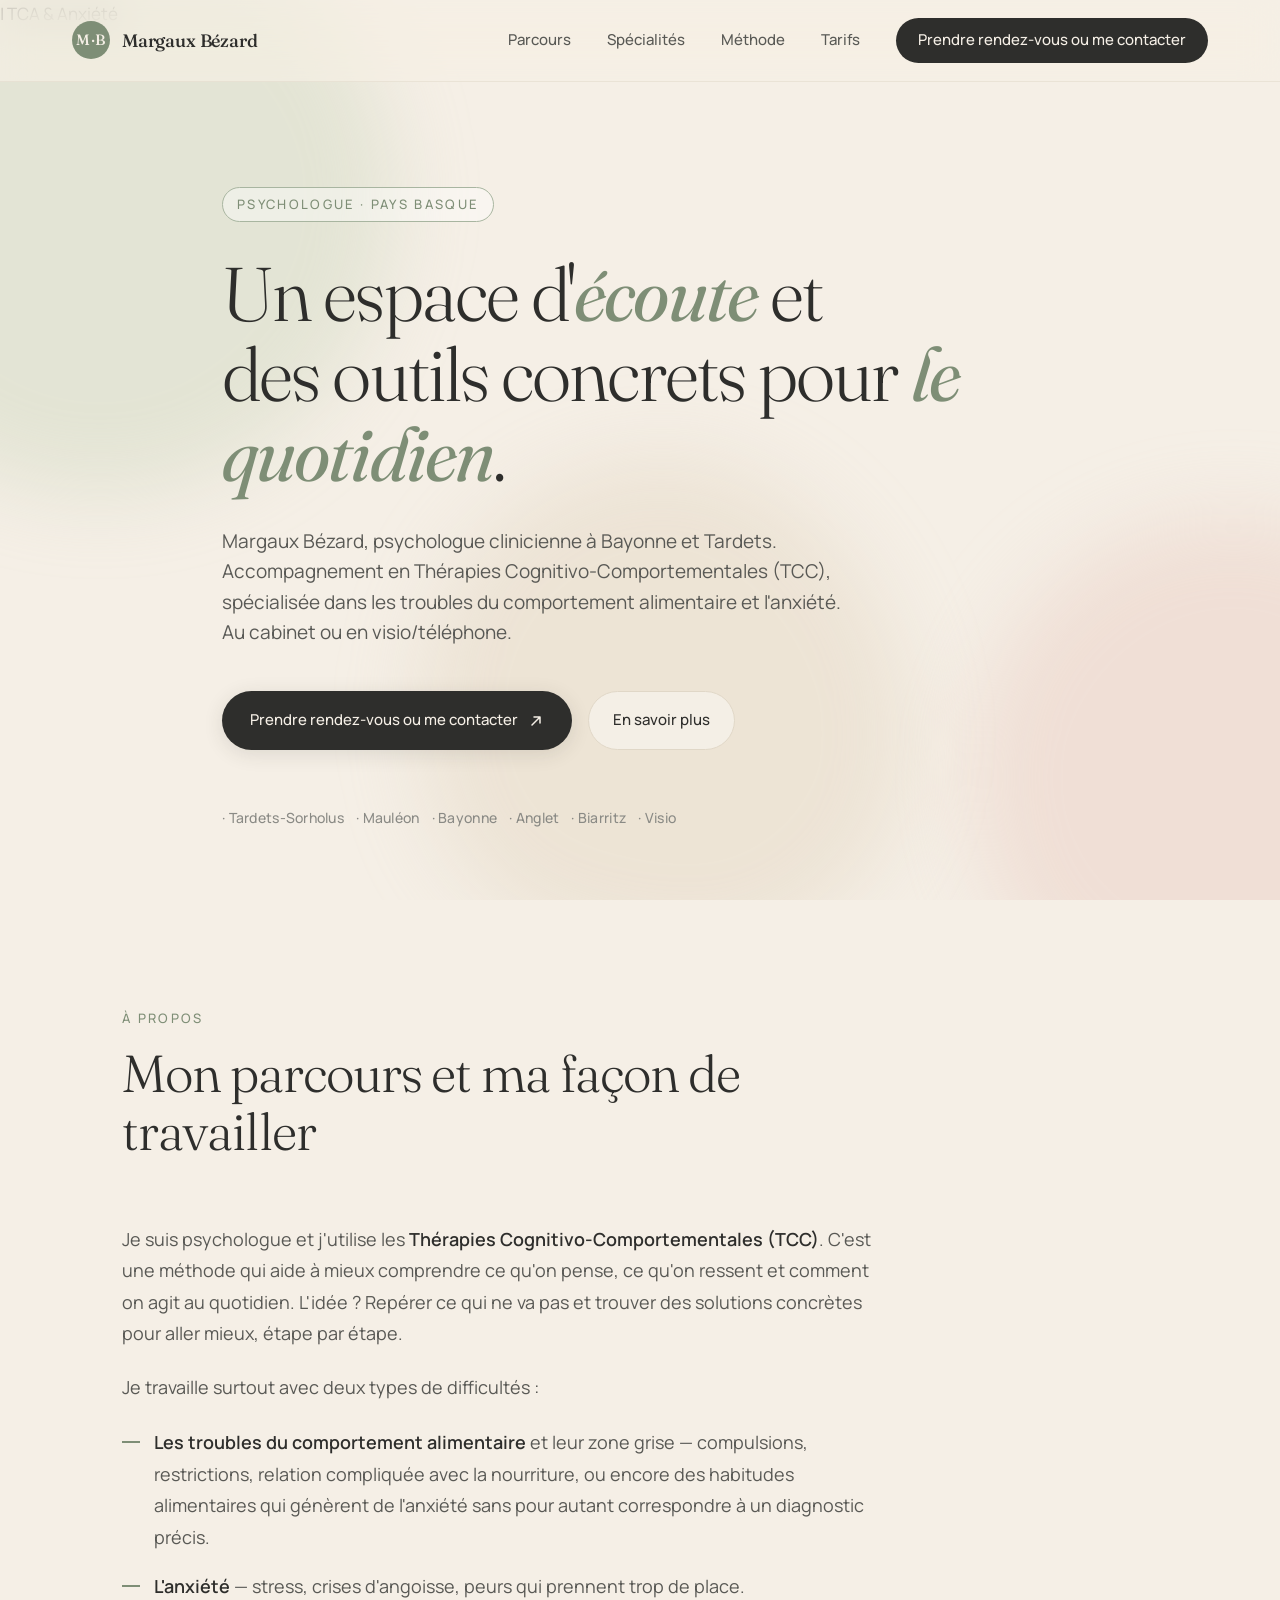
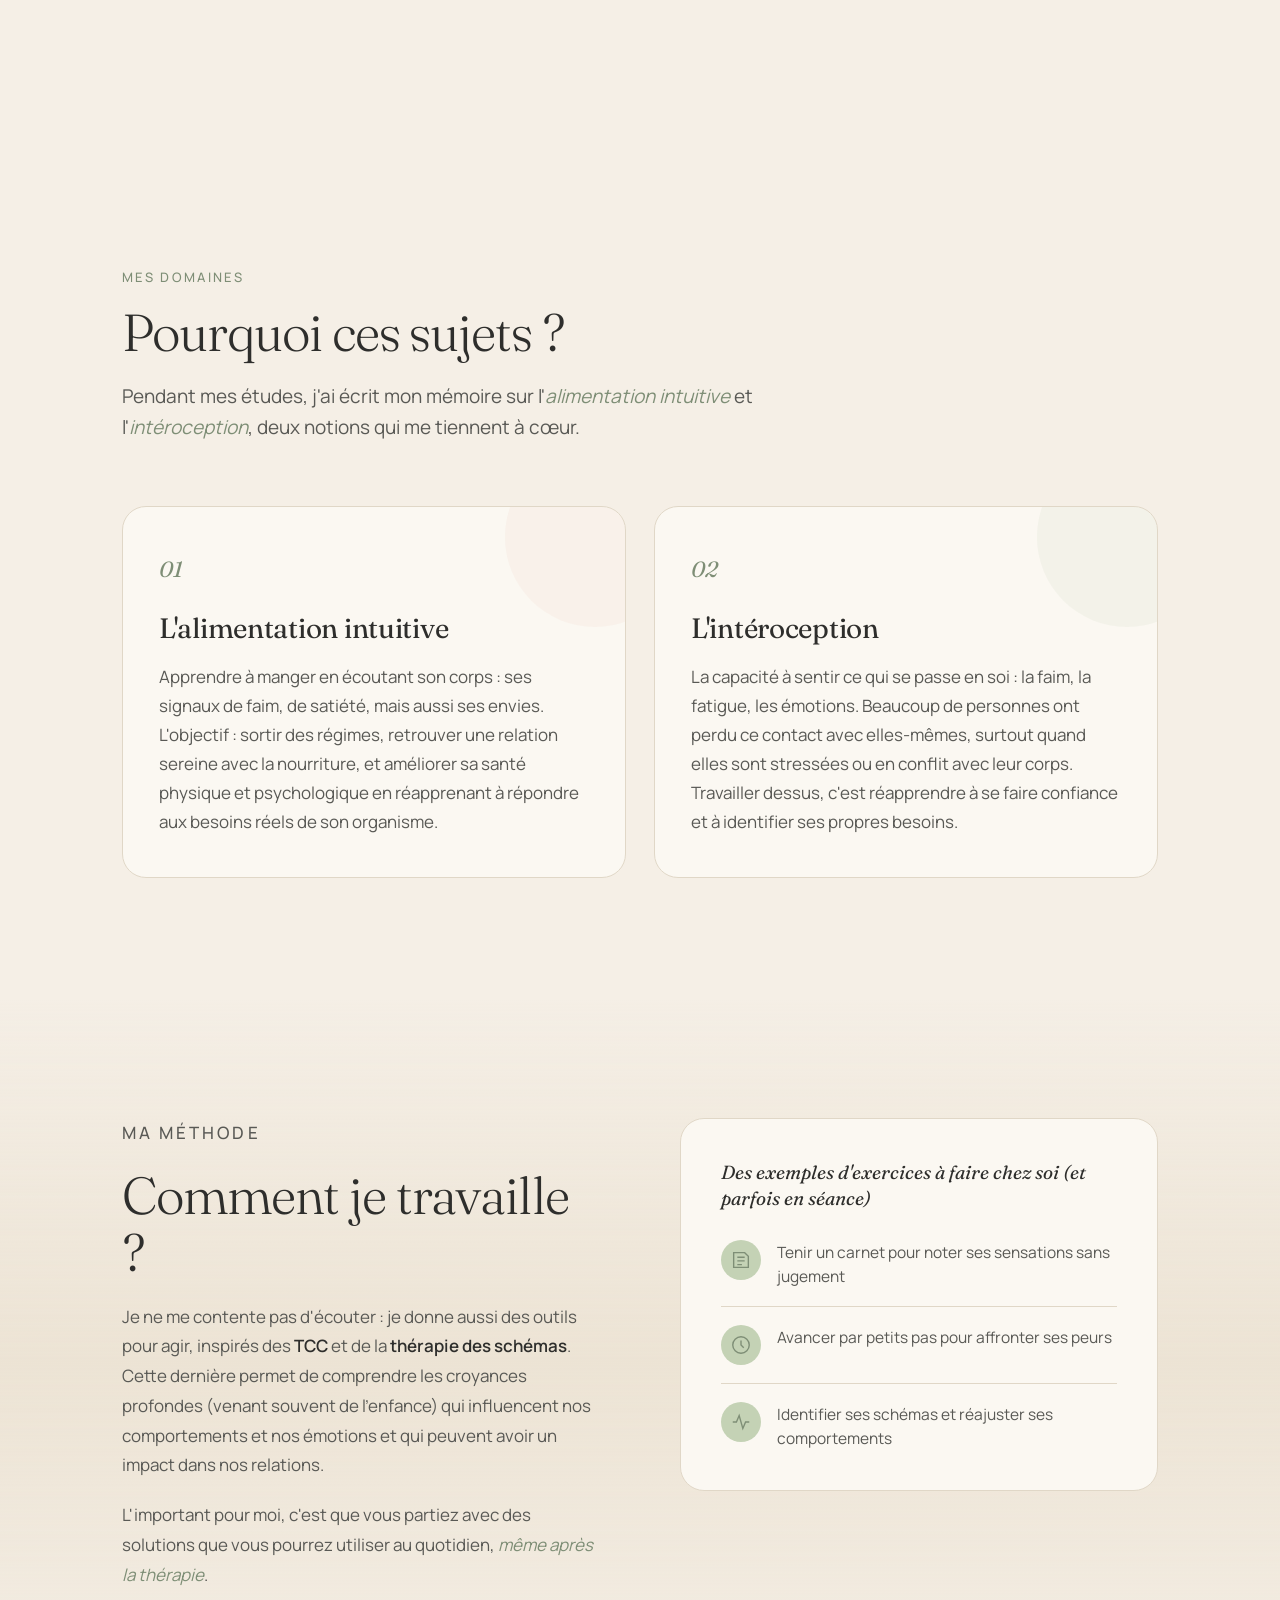
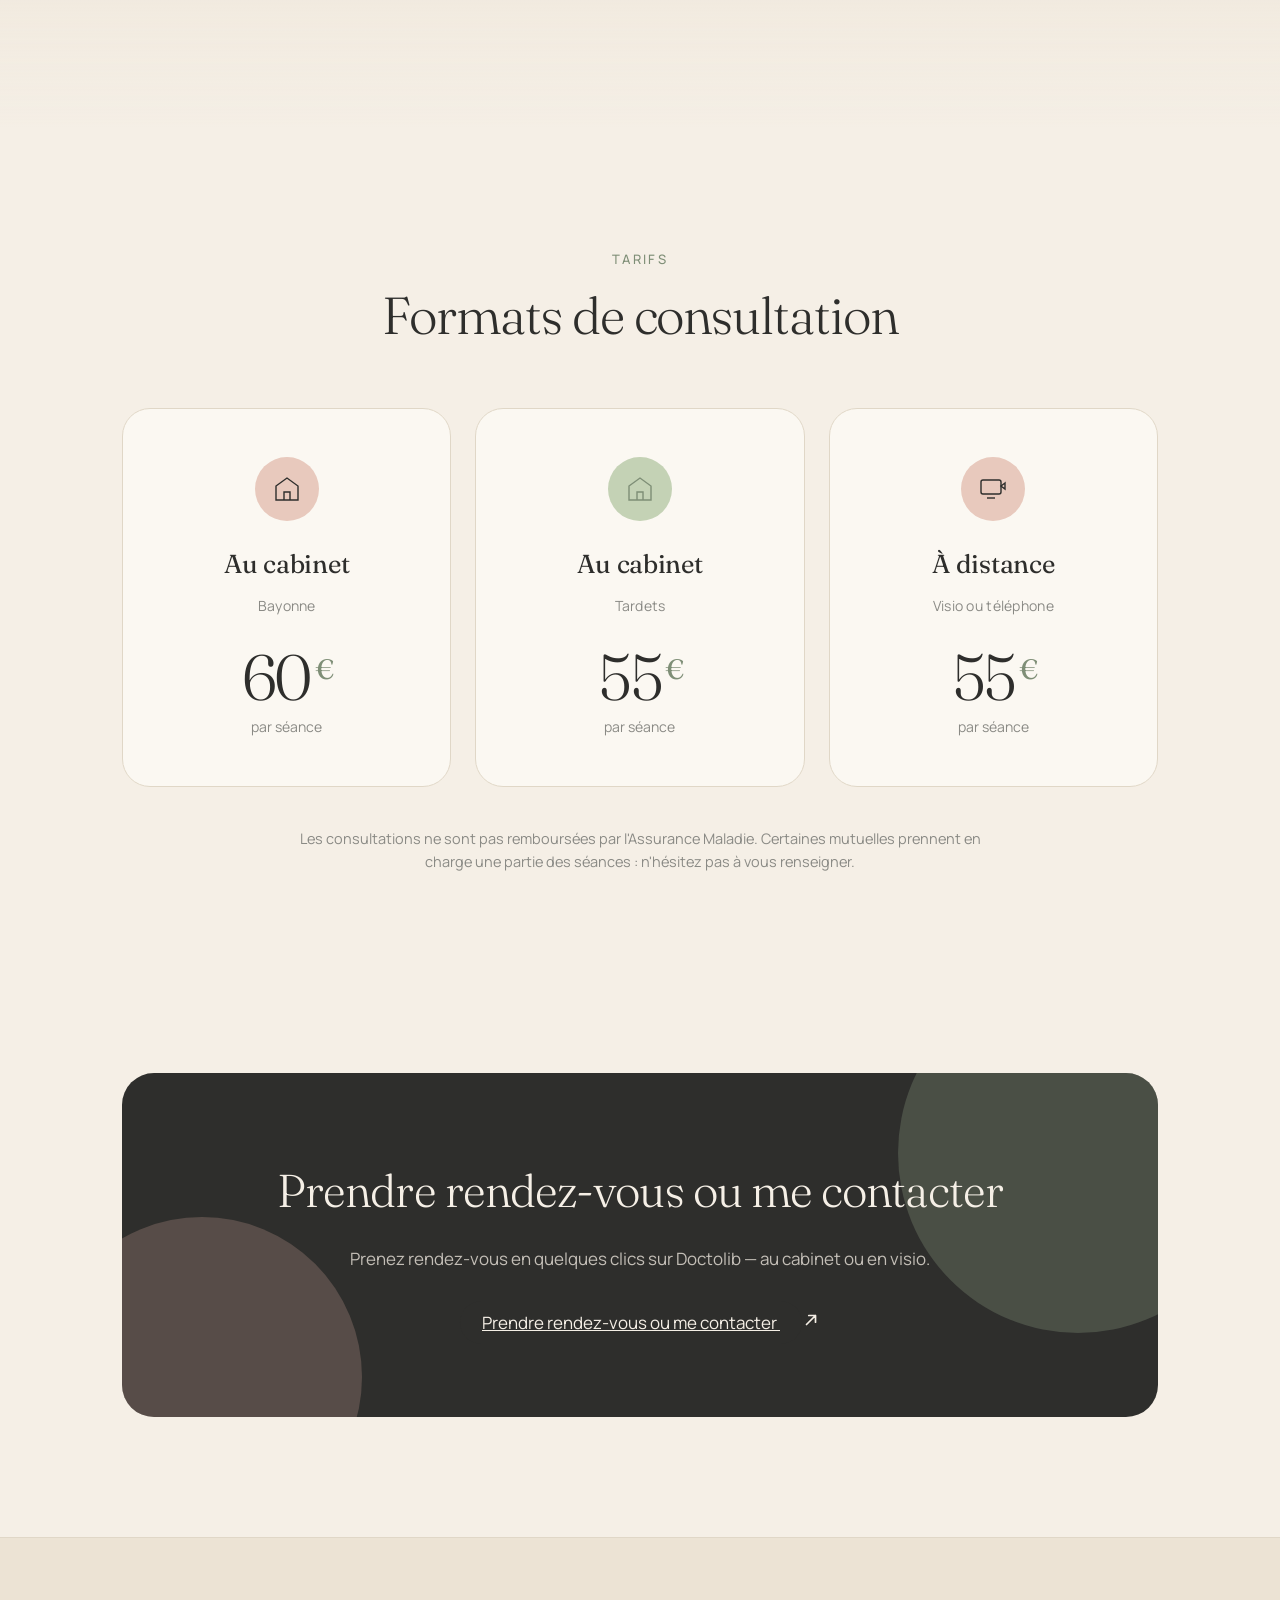
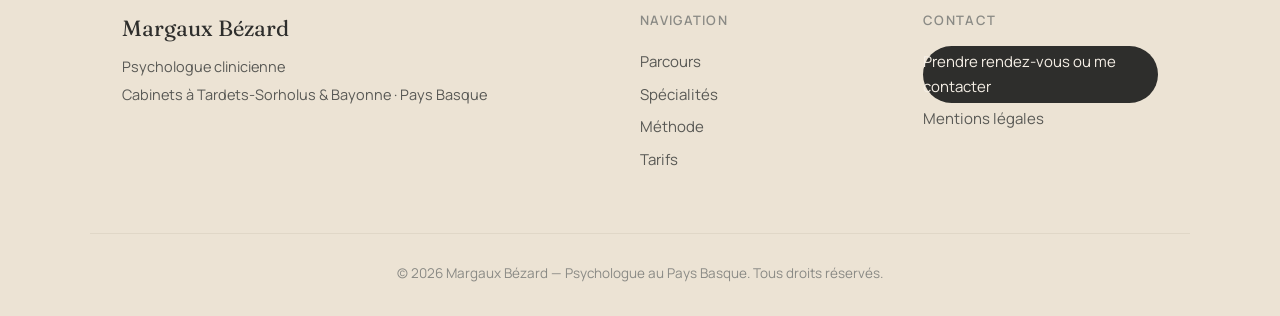
<file: index.html>
<!DOCTYPE html>
<html lang="fr">
<head>
  <meta charset="UTF-8" />
  <meta name="viewport" content="width=device-width, initial-scale=1.0" />

  <!-- SEO PRIMAIRE -->
  <title>Margaux Bézard — Psychologue TCC | Tardets, Mauléon, Bayonne, Pays Basque</title> | TCA & Anxiété</title>
  <meta name="description" content="Margaux Bézard, psychologue au Pays Basque (Anglet, Bayonne, Biarritz, Tardets, Mauleon). Thérapies Cognitivo-Comportementales (TCC) spécialisées en troubles du comportement alimentaire (TCA) et anxiété. Consultation au cabinet ou en visio." />
  <meta name="keywords" content="psychologue Pays Basque, psychologue Bayonne, psychologue Mauleon, psychologue Tardets, psychologue Biarritz, psy TCC, troubles du comportement alimentaire, anxiété, thérapie cognitive comportementale, alimentation intuitive, thérapie des schémas" />
  <meta name="author" content="Margaux Bézard" />
  <meta name="robots" content="index, follow" />
  <link rel="canonical" href="https://www.margaux-bezard-psychologue.fr/" />

<!-- GÉOLOCALISATION SEO LOCAL -->
  <meta name="geo.region" content="FR-64" />
  <meta name="geo.placename" content="Tardets-Sorholus, Mauleon, Bayonne, Pays Basque" />
  <meta name="geo.position" content="43.3200;-1.2300" />
  <meta name="ICBM" content="43.3200, -1.2300" />

  <!-- OPEN GRAPH -->
  <meta property="og:type" content="website" />
  <meta property="og:locale" content="fr_FR" />
  <meta property="og:title" content="Margaux Bézard — Psychologue TCC à Tardets, Mauleon, Anglet, Bayonne, Pays Basque" />
  <meta property="og:description" content="Psychologue spécialisée en TCC, troubles du comportement alimentaire et anxiété au Pays Basque. Cabinet à Anglet ou consultations en visio." />
  <meta property="og:url" content="https://www.margaux-bezard-psychologue.fr/" />
  <meta property="og:site_name" content="Margaux Bézard — Psychologue" />

  <!-- TWITTER -->
  <meta name="twitter:card" content="summary_large_image" />
  <meta name="twitter:title" content="Margaux Bézard — Psychologue TCC, Pays Basque" />
  <meta name="twitter:description" content="Consultations en TCC, troubles alimentaires et anxiété — Anglet / Bayonne / Biarritz / visio." />

  <!-- FAVICON SVG -->
  <link rel="icon" type="image/svg+xml" href="data:image/svg+xml,%3Csvg xmlns='http://www.w3.org/2000/svg' viewBox='0 0 100 100'%3E%3Ccircle cx='50' cy='50' r='40' fill='%23A8B5A0'/%3E%3Ctext x='50' y='62' text-anchor='middle' font-family='Georgia' font-size='44' fill='%23FAF6F0'%3EM%3C/text%3E%3C/svg%3E" />

  <!-- POLICES -->
  <link rel="preconnect" href="https://fonts.googleapis.com" />
  <link rel="preconnect" href="https://fonts.gstatic.com" crossorigin />
  <link href="https://fonts.googleapis.com/css2?family=Fraunces:opsz,wght@9..144,300;9..144,400;9..144,500;9..144,600&family=Manrope:wght@300;400;500;600;700&display=swap" rel="stylesheet" />

  <!-- CSS -->
  <link rel="stylesheet" href="styles.css" />

  <!-- SCHEMA.ORG STRUCTURED DATA - PSYCHOLOGIST + LOCAL BUSINESS -->
  <script type="application/ld+json">
 {
  "@context": "https://schema.org",
  "@type": "Psychologist",
  "name": "Margaux Bézard — Psychologue TCC",
  "description": "Psychologue clinicienne spécialisée en Thérapies Cognitivo-Comportementales (TCC), troubles du comportement alimentaire et anxiété au Pays Basque (Tardets-Sorholus et Bayonne).",
  "url": "https://www.margaux-bezard-psychologue.fr/",
  "image": "https://www.margaux-bezard-psychologue.fr/og-image.jpg",
  "telephone": "07.64.10.05.67",
  "priceRange": "55€",
  "location": [
    {
      "@type": "MedicalClinic",
      "name": "Margaux Bézard Psychologue — Cabinet de Tardets-Sorholus",
      "address": {
        "@type": "PostalAddress",
        "addressLocality": "Tardets-Sorholus",
        "postalCode": "64470",
        "addressRegion": "Pyrénées-Atlantiques",
        "addressCountry": "FR"
      },
      "geo": {
        "@type": "GeoCoordinates",
        "latitude": 43.1172,
        "longitude": -0.8631
      }
    },
    {
      "@type": "MedicalClinic",
      "name": "Margaux Bézard Psychologue — Cabinet de Bayonne",
      "address": {
        "@type": "PostalAddress",
        "addressLocality": "Bayonne",
        "postalCode": "64100",
        "addressRegion": "Pyrénées-Atlantiques",
        "addressCountry": "FR"
      },
      "geo": {
        "@type": "GeoCoordinates",
        "latitude": 43.4849,
        "longitude": -1.5183
      }
    }
  ]
}
    "areaServed": [
      {"@type": "City", "name": "Anglet"},
      {"@type": "City", "name": "Bayonne"},
      {"@type": "City", "name": "Biarritz"},
      {"@type": "AdministrativeArea", "name": "Pays Basque"}
    ],
    "medicalSpecialty": ["Psychiatric", "Behavioral Medicine"],
    "knowsAbout": [
      "Thérapies Cognitivo-Comportementales",
      "Troubles du comportement alimentaire",
      "Anxiété",
      "Alimentation intuitive",
      "Intéroception",
      "Thérapie des schémas"
    ],
    "availableService": [
      {
        "@type": "MedicalTherapy",
        "name": "Consultation TCC au cabinet",
        "offers": {"@type": "Offer", "price": "55", "priceCurrency": "EUR"}
      },
      {
        "@type": "MedicalTherapy",
        "name": "Consultation en visio ou téléphone",
        "offers": {"@type": "Offer", "price": "55", "priceCurrency": "EUR"}
      }
    ],
    "hasOfferCatalog": {
      "@type": "OfferCatalog",
      "name": "Consultations psychologiques",
      "itemListElement": [
        {"@type": "Offer", "name": "Consultation au cabinet — Bayonne", "price": "55", "priceCurrency": "EUR"},
        {"@type": "Offer", "name": "Consultation à distance (visio / téléphone)", "price": "55", "priceCurrency": "EUR"}
      ]
    }
  }
  </script>
</head>

<body>

  <!-- DÉCOR DE FOND ORGANIQUE -->
  <div class="bg-shapes" aria-hidden="true">
    <svg class="shape shape-1" viewBox="0 0 600 600" xmlns="http://www.w3.org/2000/svg">
      <path d="M300,520 C420,520 520,420 520,300 C520,180 420,80 300,80 C180,80 80,180 80,300 C80,420 180,520 300,520 Z" fill="#C4D2B5" opacity="0.35" />
    </svg>
    <svg class="shape shape-2" viewBox="0 0 600 600" xmlns="http://www.w3.org/2000/svg">
      <path d="M300,500 C430,500 510,400 490,290 C470,180 380,100 270,120 C160,140 90,240 110,350 C130,460 220,500 300,500 Z" fill="#E8C9BD" opacity="0.4" />
    </svg>
    <svg class="shape shape-3" viewBox="0 0 600 600" xmlns="http://www.w3.org/2000/svg">
      <path d="M310,490 C400,500 500,430 490,310 C480,200 380,100 280,120 C160,140 100,250 130,370 C160,470 240,480 310,490 Z" fill="#D9C9B0" opacity="0.3" />
    </svg>
  </div>

  <!-- NAVIGATION -->
  <header class="nav">
    <div class="nav-inner">
      <a href="#top" class="nav-brand">
        <span class="nav-mark">M·B</span>
        <span class="nav-name">Margaux Bézard</span>
      </a>
      <nav class="nav-links" aria-label="Navigation principale">
        <a href="#parcours">Parcours</a>
        <a href="#specialites">Spécialités</a>
        <a href="#methode">Méthode</a>
        <a href="#tarifs">Tarifs</a>
      <a href="https://www.doctolib.fr/psychologue/anglet/margaux-bezard" class="nav-cta" target="_blank" rel="noreferrer">
  Prendre rendez-vous ou me contacter
</a>
      </nav>
    </div>
  </header>

  <!-- HERO -->
 <section class="hero" id="top">
    <div class="hero-inner">
      <p class="hero-eyebrow">Psychologue · Pays Basque</p>
      <h1 class="hero-title">
        Un espace d'<em>écoute</em> et <br />
        des outils concrets pour <em>le quotidien</em>.
      </h1>
      <p class="hero-sub">
        Margaux Bézard, psychologue clinicienne à Bayonne et Tardets. Accompagnement en Thérapies Cognitivo-Comportementales (TCC), spécialisée dans les troubles du comportement alimentaire et l'anxiété. Au cabinet ou en visio/téléphone.
      </p>

      <div class="hero-cta">
        <a href="https://www.doctolib.fr/psychologue/anglet/margaux-bezard" class="btn btn-primary" target="_blank" rel="noreferrer" style="text-decoration: none;">
          Prendre rendez-vous ou me contacter
          <svg width="16" height="16" viewBox="0 0 16 16" fill="none"><path d="M4 12L12 4M12 4H6M12 4V10" stroke="currentColor" stroke-width="1.5" stroke-linecap="round" stroke-linejoin="round"/></svg>
        </a>
        <a href="#parcours" class="btn-ghost">En savoir plus</a>
      </div>

      <div class="hero-meta">
        <span>· Tardets-Sorholus</span>
        <span>· Mauléon</span>
        <span>· Bayonne</span>
        <span>· Anglet</span>
        <span>· Biarritz</span>
        <span>· Visio</span>
      </div>
    </div>
  </section>
  <!-- PARCOURS / PRÉSENTATION -->
  <section class="section section-parcours" id="parcours">
    <div class="container">
      <div class="section-head">
        <p class="section-eyebrow">À propos</p>
        <h2 class="section-title">Mon parcours et ma façon de travailler</h2>
      </div>

      <div class="prose">
        <p>
          Je suis psychologue et j'utilise les <strong>Thérapies Cognitivo-Comportementales (TCC)</strong>. C'est une méthode qui aide à mieux comprendre ce qu'on pense, ce qu'on ressent et comment on agit au quotidien. L'idée ? Repérer ce qui ne va pas et trouver des solutions concrètes pour aller mieux, étape par étape.
        </p>
        <p>
          Je travaille surtout avec deux types de difficultés :
        </p>
        <ul class="prose-list">
          <li>
            <strong>Les troubles du comportement alimentaire</strong> et leur zone grise — compulsions, restrictions, relation compliquée avec la nourriture, ou encore des habitudes alimentaires qui génèrent de l'anxiété sans pour autant correspondre à un diagnostic précis.
          </li>
          <li>
            <strong>L'anxiété</strong> — stress, crises d'angoisse, peurs qui prennent trop de place.
          </li>
        </ul>
      </div>
    </div>
  </section>

  <!-- SPÉCIALITÉS -->
  <section class="section section-specialites" id="specialites">
    <div class="container">
      <div class="section-head">
        <p class="section-eyebrow">Mes domaines</p>
        <h2 class="section-title">Pourquoi ces sujets ?</h2>
        <p class="section-lead">
          Pendant mes études, j'ai écrit mon mémoire sur l'<em>alimentation intuitive</em> et l'<em>intéroception</em>, deux notions qui me tiennent à cœur.
        </p>
      </div>

      <div class="cards">
        <article class="card">
          <div class="card-num">01</div>
          <h3 class="card-title">L'alimentation intuitive</h3>
          <p class="card-text">
            Apprendre à manger en écoutant son corps : ses signaux de faim, de satiété, mais aussi ses envies. L'objectif : sortir des régimes, retrouver une relation sereine avec la nourriture, et améliorer sa santé physique et psychologique en réapprenant à répondre aux besoins réels de son organisme.
          </p>
        </article>

        <article class="card">
          <div class="card-num">02</div>
          <h3 class="card-title">L'intéroception</h3>
          <p class="card-text">
            La capacité à sentir ce qui se passe en soi : la faim, la fatigue, les émotions. Beaucoup de personnes ont perdu ce contact avec elles-mêmes, surtout quand elles sont stressées ou en conflit avec leur corps. Travailler dessus, c'est réapprendre à se faire confiance et à identifier ses propres besoins.
          </p>
        </article>
      </div>
    </div>
  </section>

  <!-- MÉTHODE -->
  <section class="section section-methode" id="methode">
    <div class="container">
      <div class="methode-grid">
        <div class="methode-text">
          <p class="section-eyebrow">Ma méthode</p>
          <h2 class="section-title">Comment je travaille ?</h2>
          <p>
            Je ne me contente pas d'écouter : je donne aussi des outils pour agir, inspirés des <strong>TCC</strong> et de la <strong>thérapie des schémas</strong>. Cette dernière permet de comprendre les croyances profondes (venant souvent de l'enfance) qui influencent nos comportements et nos émotions et qui peuvent avoir un impact dans nos relations.
          </p>
          <p>
            L'important pour moi, c'est que vous partiez avec des solutions que vous pourrez utiliser au quotidien, <em>même après la thérapie</em>.
          </p>
        </div>

        <div class="methode-tools">
          <p class="tools-label">Des exemples d'exercices à faire chez soi (et parfois en séance)</p>
          <ul class="tools-list">
            <li>
              <span class="tool-icon">
                <svg viewBox="0 0 24 24" width="22" height="22" fill="none" stroke="currentColor" stroke-width="1.5"><path d="M4 4h12l4 4v12H4z"/><path d="M8 9h8M8 13h8M8 17h5"/></svg>
              </span>
              <span>Tenir un carnet pour noter ses sensations sans jugement</span>
            </li>
            <li>
              <span class="tool-icon">
                <svg viewBox="0 0 24 24" width="22" height="22" fill="none" stroke="currentColor" stroke-width="1.5"><circle cx="12" cy="12" r="9"/><path d="M12 7v5l3 3"/></svg>
              </span>
              <span>Avancer par petits pas pour affronter ses peurs</span>
            </li>
            <li>
              <span class="tool-icon">
                <svg viewBox="0 0 24 24" width="22" height="22" fill="none" stroke="currentColor" stroke-width="1.5"><path d="M3 12h4l3-7 4 14 3-7h4"/></svg>
              </span>
              <span>Identifier ses schémas et réajuster ses comportements</span>
            </li>
          </ul>
        </div>
      </div>
    </div>
  </section>

 <!-- TARIFS -->
<section class="section section-tarifs" id="tarifs">
  <div class="container">
    <div class="section-head section-head-center">
      <p class="section-eyebrow">Tarifs</p>
      <h2 class="section-title">Formats de consultation</h2>
    </div>

    <div class="tarifs-grid">
      <div class="tarif-card">
        <div class="tarif-icon">
          <svg viewBox="0 0 32 32" width="32" height="32" fill="none" stroke="currentColor" stroke-width="1.4"><path d="M5 13l11-8 11 8v14H5z"/><path d="M13 27v-8h6v8"/></svg>
        </div>
        <h3 class="tarif-title">Au cabinet</h3>
        <p class="tarif-place">Bayonne</p>
        <p class="tarif-price"><span>60</span><span class="tarif-currency">€</span></p>
        <p class="tarif-note">par séance</p>
      </div>

      <div class="tarif-card">
        <div class="tarif-icon">
          <svg viewBox="0 0 32 32" width="32" height="32" fill="none" stroke="currentColor" stroke-width="1.4"><path d="M5 13l11-8 11 8v14H5z"/><path d="M13 27v-8h6v8"/></svg>
        </div>
        <h3 class="tarif-title">Au cabinet</h3>
        <p class="tarif-place">Tardets</p>
        <p class="tarif-price"><span>55</span><span class="tarif-currency">€</span></p>
        <p class="tarif-note">par séance</p>
      </div>

      <div class="tarif-card">
        <div class="tarif-icon">
          <svg viewBox="0 0 32 32" width="32" height="32" fill="none" stroke="currentColor" stroke-width="1.4"><rect x="4" y="7" width="20" height="14" rx="2"/><path d="M28 10l-4 3 4 3z"/><path d="M10 25h8"/></svg>
        </div>
        <h3 class="tarif-title">À distance</h3>
        <p class="tarif-place">Visio ou téléphone</p>
        <p class="tarif-price"><span>55</span><span class="tarif-currency">€</span></p>
        <p class="tarif-note">par séance</p>
      </div>
    </div>

    <p class="tarifs-info">Les consultations ne sont pas remboursées par l'Assurance Maladie. Certaines mutuelles prennent en charge une partie des séances : n'hésitez pas à vous renseigner.</p>
  </div>
</section>

  <!-- CTA FINAL -->
  <section class="section section-cta">
    <div class="container">
      <div class="cta-box">
        <h2 class="cta-title">Prendre rendez-vous ou me contacter</h2>
        <p class="cta-text">Prenez rendez-vous en quelques clics sur Doctolib — au cabinet ou en visio.</p>
      <a href="https://www.doctolib.fr/psychologue/anglet/margaux-bezard" class="nav-cta" target="_blank" rel="noreferrer">
  Prendre rendez-vous ou me contacter
</a>
          <svg width="18" height="18" viewBox="0 0 16 16" fill="none"><path d="M4 12L12 4M12 4H6M12 4V10" stroke="currentColor" stroke-width="1.5" stroke-linecap="round" stroke-linejoin="round"/></svg>
        </a>
      </div>
    </div>
  </section>

  <!-- FOOTER -->
  <footer class="footer">
    <div class="container footer-inner">
      <div class="footer-col">
        <p class="footer-brand">Margaux Bézard</p>
        <p class="footer-meta">Psychologue clinicienne</p>
        <p class="footer-meta">Cabinets à Tardets-Sorholus & Bayonne · Pays Basque</p>
      </div>
      <div class="footer-col">
        <p class="footer-label">Navigation</p>
        <a href="#parcours">Parcours</a>
        <a href="#specialites">Spécialités</a>
        <a href="#methode">Méthode</a>
        <a href="#tarifs">Tarifs</a>
      </div>
      <div class="footer-col">
        <p class="footer-label">Contact</p>
     <a href="https://www.doctolib.fr/psychologue/anglet/margaux-bezard" class="nav-cta" target="_blank" rel="noreferrer">
  Prendre rendez-vous ou me contacter
</a>
        <a href="mentions-legales.html">Mentions légales</a>
      </div>
    </div>
    <div class="footer-bottom container">
      <p>© <span id="year">2026</span> Margaux Bézard — Psychologue au Pays Basque. Tous droits réservés.</p>
    </div>
  </footer>

  <script>
    document.getElementById('year').textContent = new Date().getFullYear();
    // smooth scroll
    document.querySelectorAll('a[href^="#"]').forEach(a => {
      a.addEventListener('click', e => {
        const id = a.getAttribute('href');
        if (id.length > 1) {
          const el = document.querySelector(id);
          if (el) { e.preventDefault(); el.scrollIntoView({behavior: 'smooth', block: 'start'}); }
        }
      });
    });
  </script>
</body>
</html>
</file>
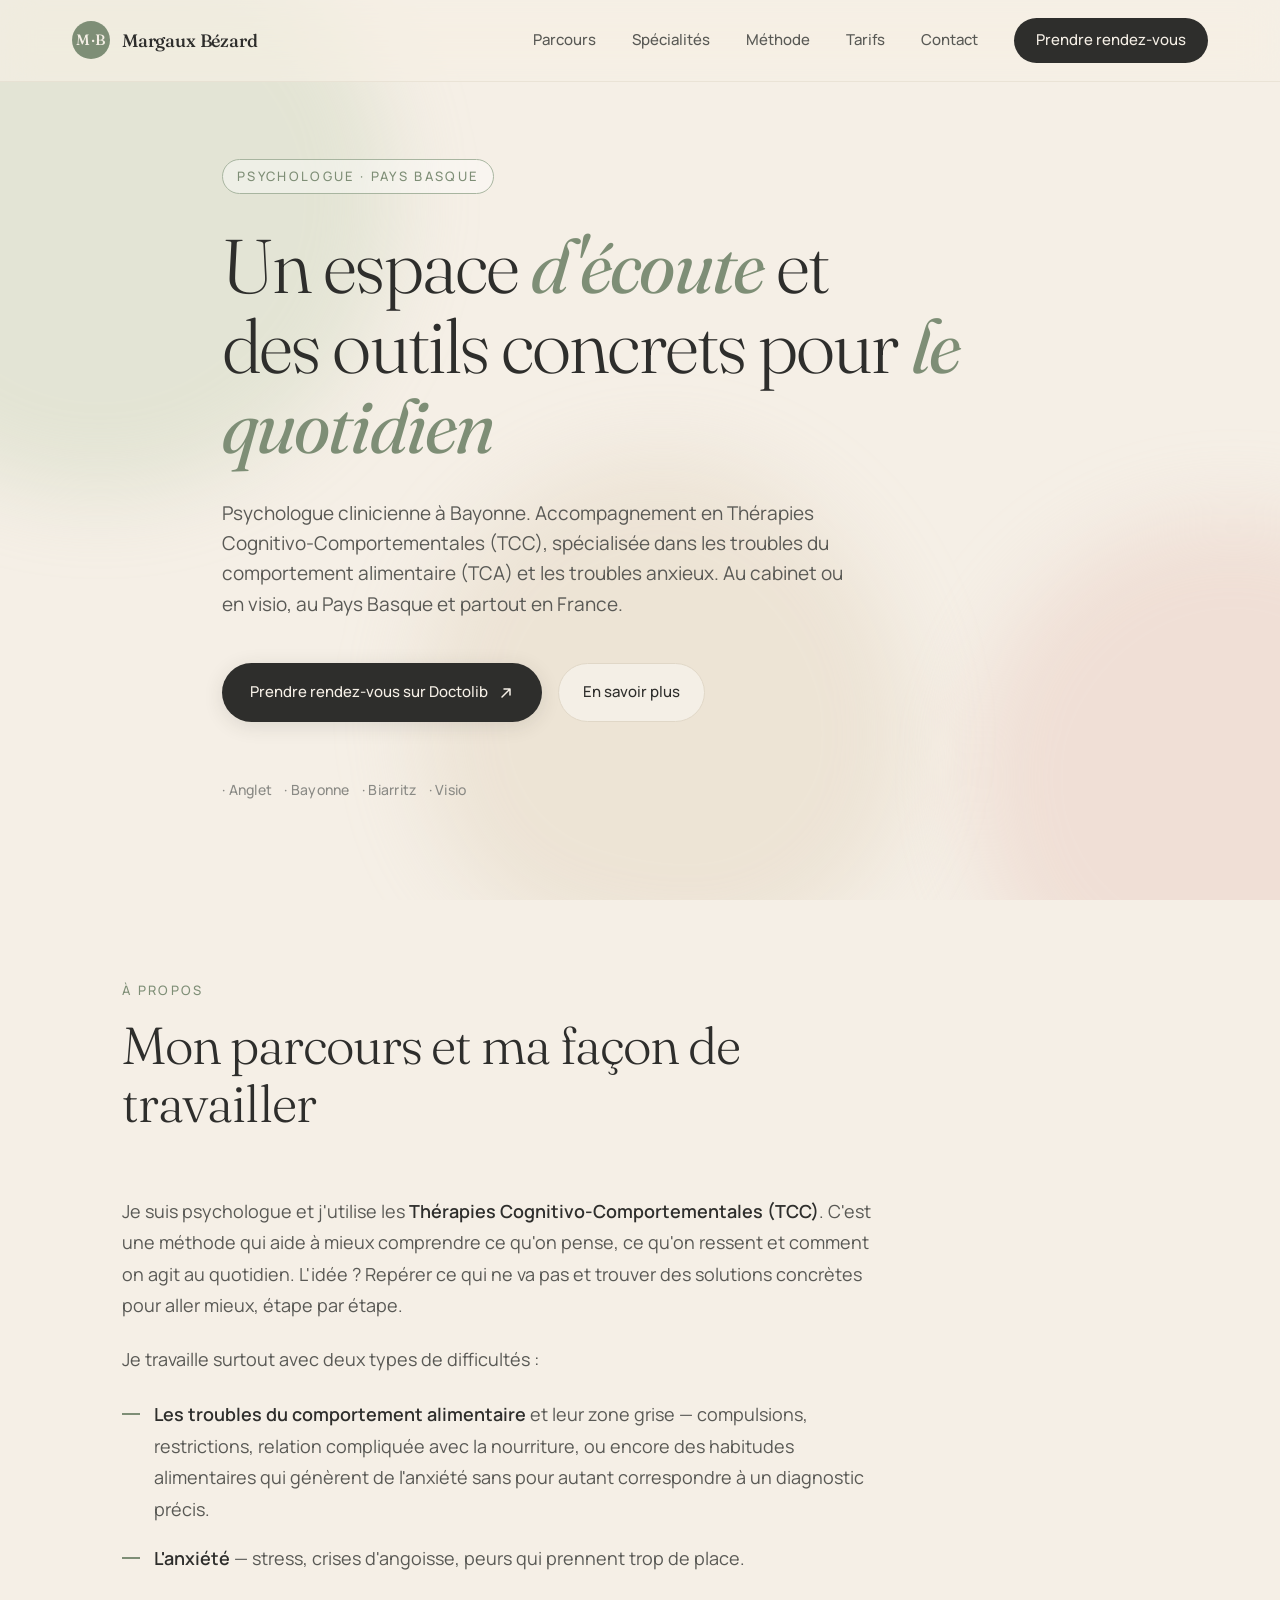
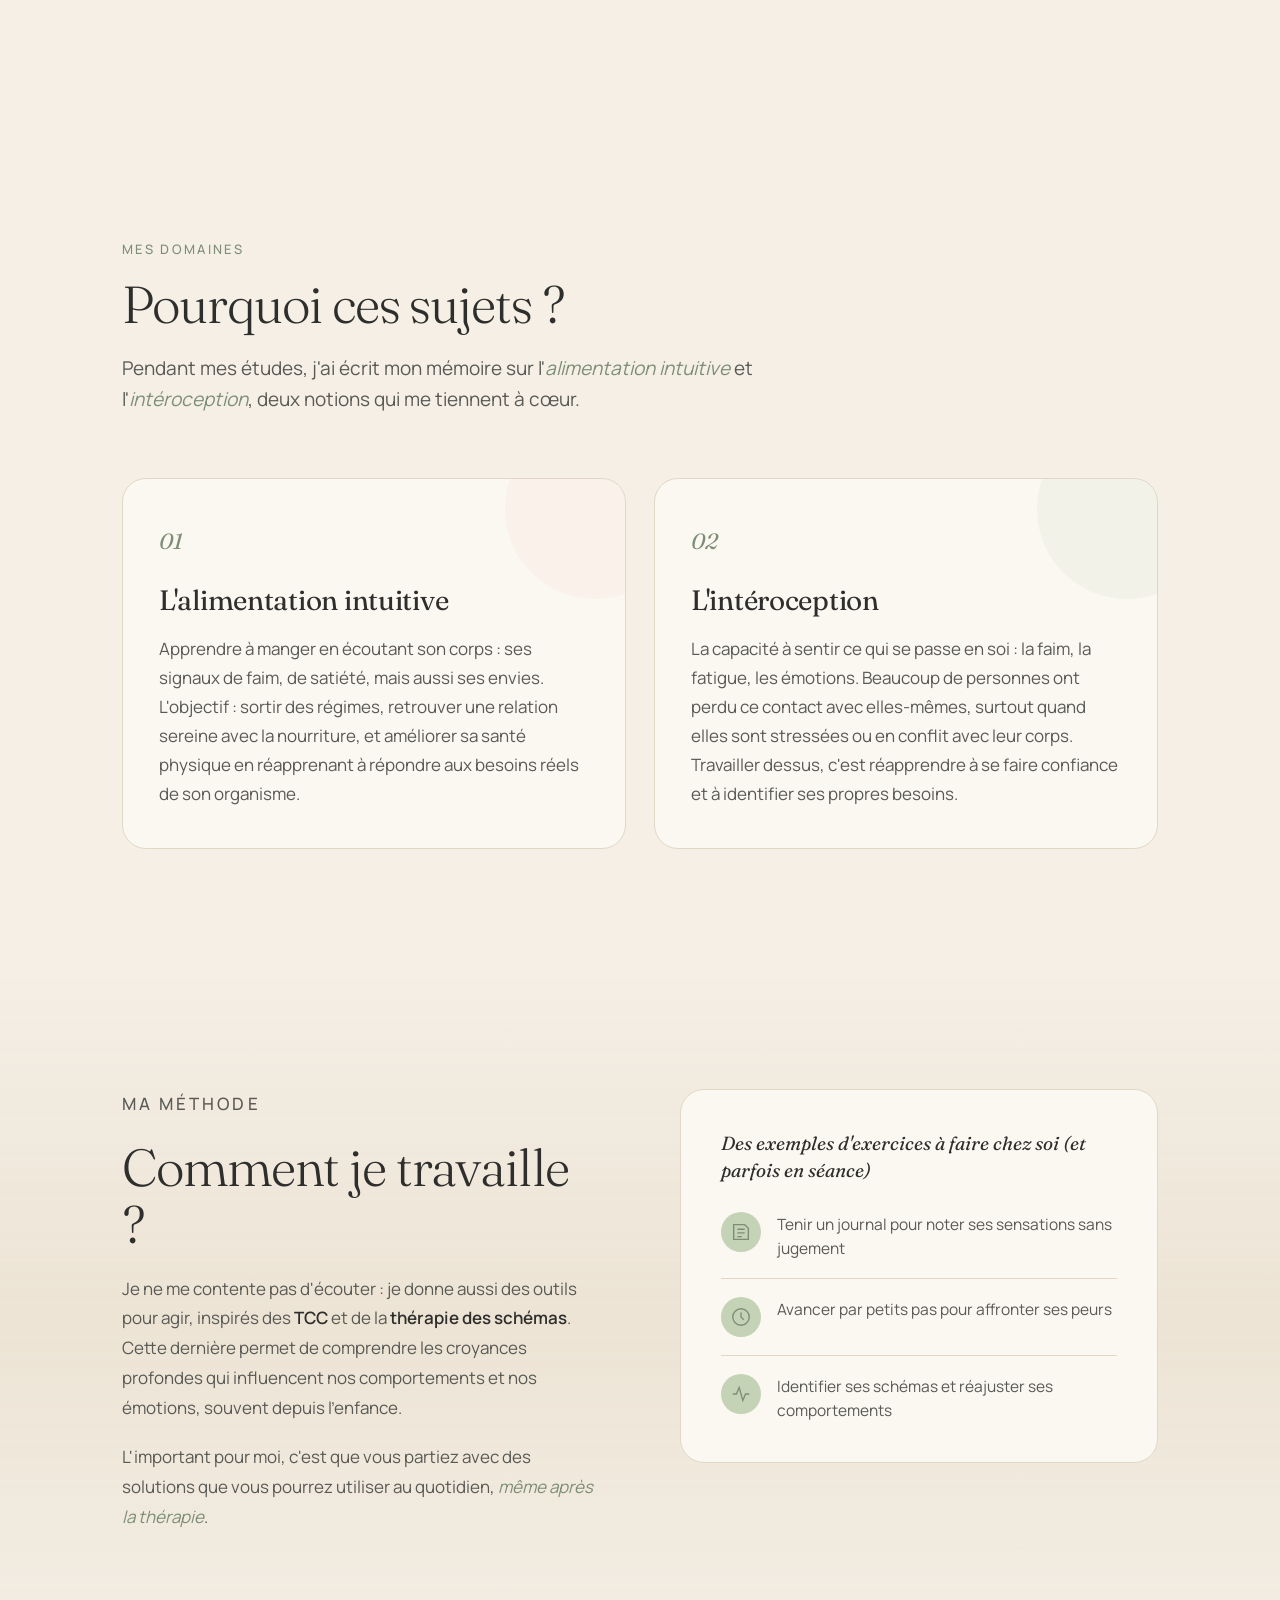
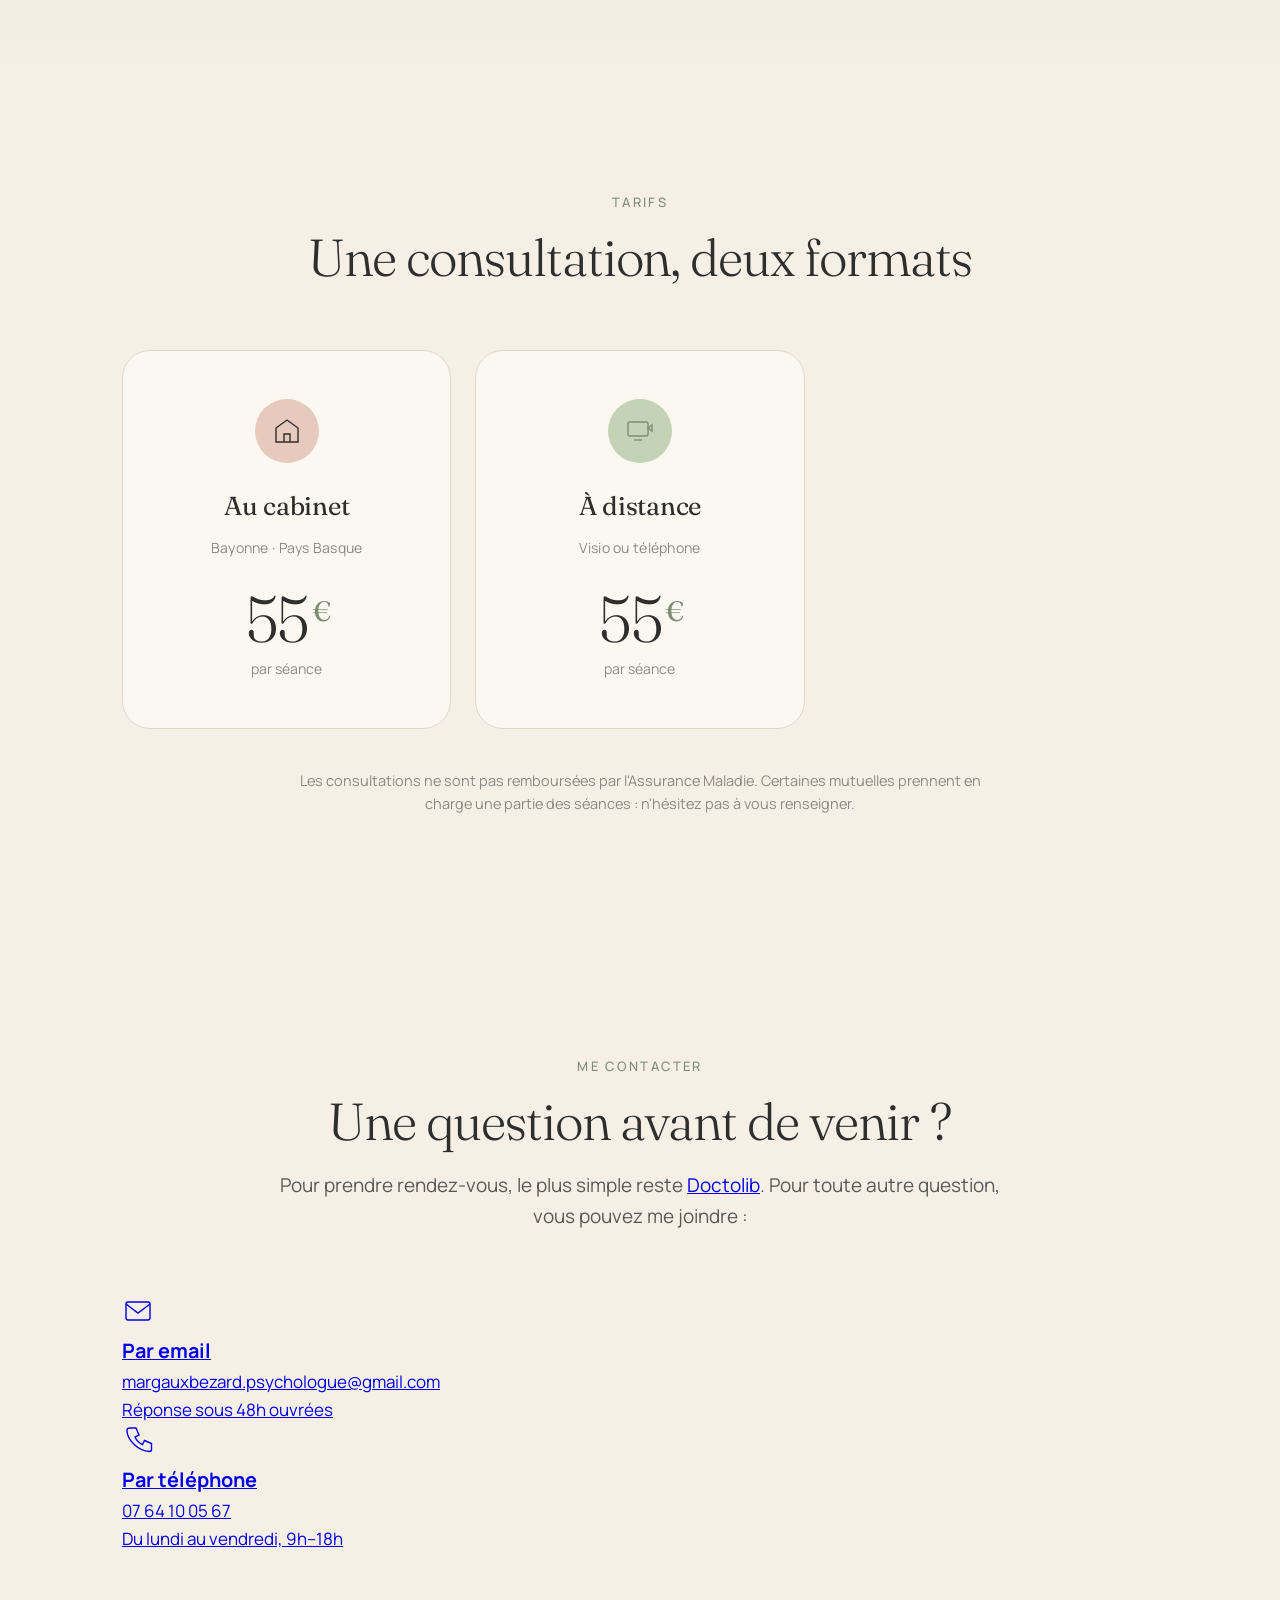
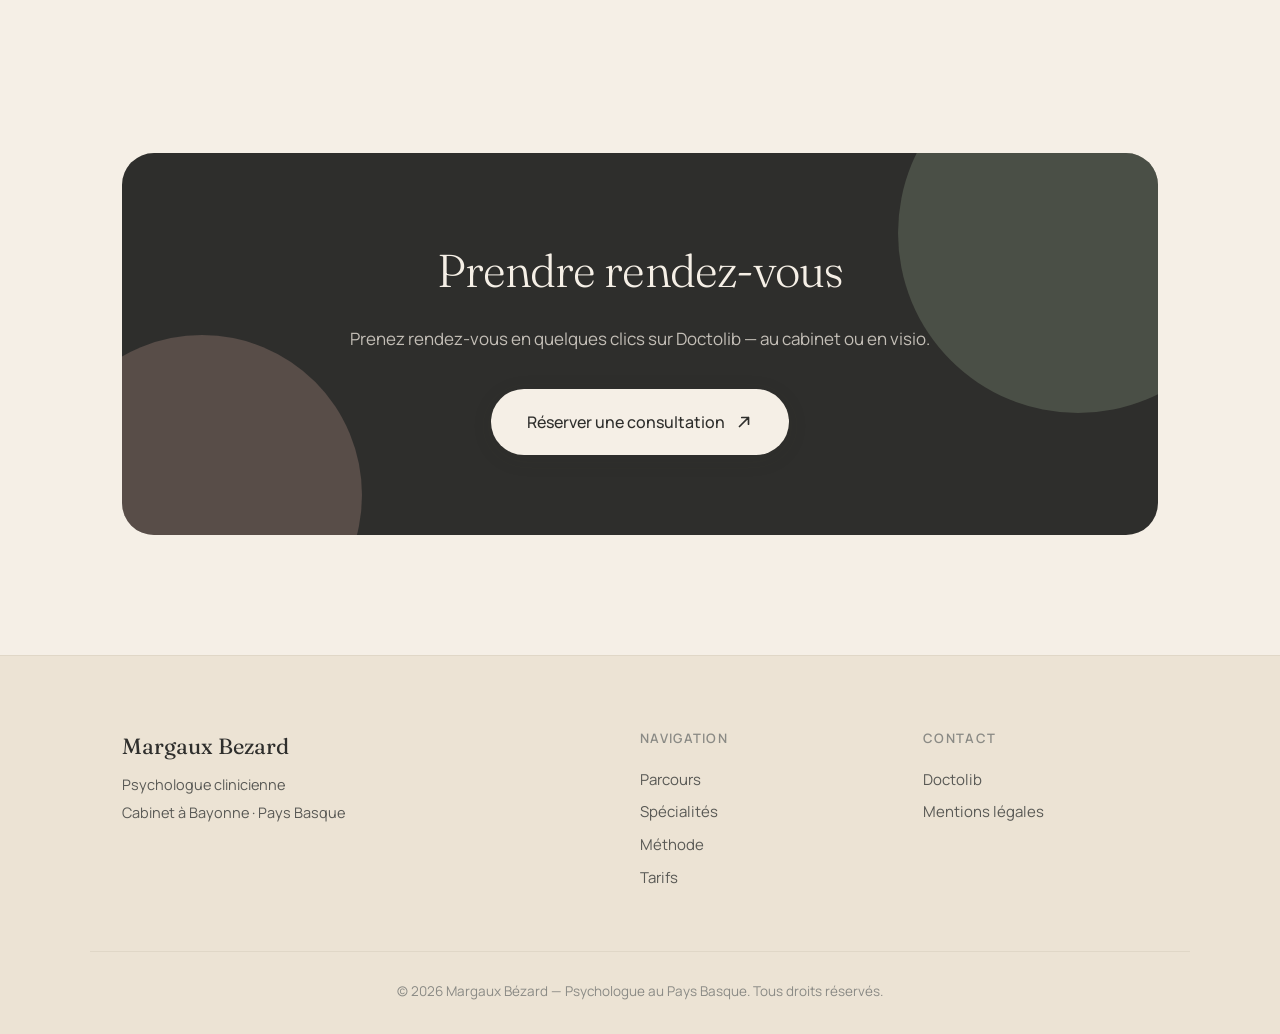
<file: index (5).html>
<!DOCTYPE html>
<html lang="fr">
<head>
  <meta charset="UTF-8" />
  <meta name="viewport"google-site-verification: google5d2403cdebbc064c.html content="width=device-width, initial-scale=1.0" />

  <!-- SEO PRIMAIRE -->
  <title>Margaux Bézard — Psychologue TCC à Anglet, Bayonne, Pays Basque | TCA & Anxiété</title>
  <meta name="description" content="Margaux Bézard, psychologue au Pays Basque (Anglet, Bayonne, Biarritz). Thérapies Cognitivo-Comportementales (TCC) spécialisées en troubles du comportement alimentaire (TCA) et anxiété. Consultation au cabinet ou en visio." />
  <meta name="keywords" content="psychologue Pays Basque, psychologue Bayonne, psychologue Anglet, psychologue Biarritz, psy TCC, psychologue TCA, troubles du comportement alimentaire, anxiété, thérapie cognitive comportementale, alimentation intuitive, intéroception, thérapie des schémas" />
  <meta name="author" content="Margaux Bézard" />
  <meta name="robots" content="index, follow" />
  <link rel="canonical" href="https://www.margaux-bezard-psychologue.fr/" />

  <!-- GÉOLOCALISATION SEO LOCAL -->
  <meta name="geo.region" content="FR-64" />
  <meta name="geo.placename" content="Anglet, Pays Basque" />
  <meta name="geo.position" content="43.4849;-1.5183" />
  <meta name="ICBM" content="43.4849, -1.5183" />

  <!-- OPEN GRAPH -->
  <meta property="og:type" content="website" />
  <meta property="og:locale" content="fr_FR" />
  <meta property="og:title" content="Margaux Bézard — Psychologue TCC à Anglet, Bayonne, Pays Basque" />
  <meta property="og:description" content="Psychologue spécialisée en TCC, troubles du comportement alimentaire et anxiété au Pays Basque. Cabinet à Anglet ou consultations en visio." />
  <meta property="og:url" content="https://www.margaux-bezard-psychologue.fr/" />
  <meta property="og:site_name" content="Margaux Bézard — Psychologue" />

  <!-- TWITTER -->
  <meta name="twitter:card" content="summary_large_image" />
  <meta name="twitter:title" content="Margaux Bézard — Psychologue TCC, Pays Basque" />
  <meta name="twitter:description" content="Consultations en TCC, troubles alimentaires et anxiété — Anglet / Bayonne / Biarritz / visio." />

  <!-- FAVICON SVG -->
  <link rel="icon" type="image/svg+xml" href="data:image/svg+xml,%3Csvg xmlns='http://www.w3.org/2000/svg' viewBox='0 0 100 100'%3E%3Ccircle cx='50' cy='50' r='40' fill='%23A8B5A0'/%3E%3Ctext x='50' y='62' text-anchor='middle' font-family='Georgia' font-size='44' fill='%23FAF6F0'%3EM%3C/text%3E%3C/svg%3E" />

  <!-- POLICES -->
  <link rel="preconnect" href="https://fonts.googleapis.com" />
  <link rel="preconnect" href="https://fonts.gstatic.com" crossorigin />
  <link href="https://fonts.googleapis.com/css2?family=Fraunces:opsz,wght@9..144,300;9..144,400;9..144,500;9..144,600&family=Manrope:wght@300;400;500;600;700&display=swap" rel="stylesheet" />

  <!-- CSS -->
  <link rel="stylesheet" href="styles.css" />

  <!-- SCHEMA.ORG STRUCTURED DATA - PSYCHOLOGIST + LOCAL BUSINESS -->
  <script type="application/ld+json">
  {
    "@context": "https://schema.org",
    "@type": ["Psychologist", "LocalBusiness"],
    "name": "Margaux Bezard — Psychologue TCC",
    "description": "Psychologue clinicienne spécialisée en Thérapies Cognitivo-Comportementales (TCC), troubles du comportement alimentaire et anxiété au Pays Basque.",
    "url": "https://www.margaux-bezard-psychologue.fr/",
    "image": "https://www.margaux-bezard-psychologue.fr/og-image.jpg",
    "telephone": "",
    "priceRange": "55€",
    "address": {
      "@type": "PostalAddress",
      "addressLocality": "Anglet",
      "postalCode": "64600",
      "addressRegion": "Pyrénées-Atlantiques",
      "addressCountry": "FR"
    },
    "geo": {
      "@type": "GeoCoordinates",
      "latitude": 43.4849,
      "longitude": -1.5183
    },
    "areaServed": [
      {"@type": "City", "name": "Anglet"},
      {"@type": "City", "name": "Bayonne"},
      {"@type": "City", "name": "Biarritz"},
      {"@type": "AdministrativeArea", "name": "Pays Basque"}
    ],
    "medicalSpecialty": ["Psychiatric", "Behavioral Medicine"],
    "knowsAbout": [
      "Thérapies Cognitivo-Comportementales",
      "Troubles du comportement alimentaire",
      "Anxiété",
      "Alimentation intuitive",
      "Intéroception",
      "Thérapie des schémas"
    ],
    "availableService": [
      {
        "@type": "MedicalTherapy",
        "name": "Consultation TCC au cabinet",
        "offers": {"@type": "Offer", "price": "55", "priceCurrency": "EUR"}
      },
      {
        "@type": "MedicalTherapy",
        "name": "Consultation en visio ou téléphone",
        "offers": {"@type": "Offer", "price": "55", "priceCurrency": "EUR"}
      }
    ],
    "hasOfferCatalog": {
      "@type": "OfferCatalog",
      "name": "Consultations psychologiques",
      "itemListElement": [
        {"@type": "Offer", "name": "Consultation au cabinet — Anglet", "price": "55", "priceCurrency": "EUR"},
        {"@type": "Offer", "name": "Consultation à distance (visio / téléphone)", "price": "55", "priceCurrency": "EUR"}
      ]
    }
  }
  </script>
</head>

<body>

  <!-- DÉCOR DE FOND ORGANIQUE -->
  <div class="bg-shapes" aria-hidden="true">
    <svg class="shape shape-1" viewBox="0 0 600 600" xmlns="http://www.w3.org/2000/svg">
      <path d="M300,520 C420,520 520,420 520,300 C520,180 420,80 300,80 C180,80 80,180 80,300 C80,420 180,520 300,520 Z" fill="#C4D2B5" opacity="0.35" />
    </svg>
    <svg class="shape shape-2" viewBox="0 0 600 600" xmlns="http://www.w3.org/2000/svg">
      <path d="M300,500 C430,500 510,400 490,290 C470,180 380,100 270,120 C160,140 90,240 110,350 C130,460 220,500 300,500 Z" fill="#E8C9BD" opacity="0.4" />
    </svg>
    <svg class="shape shape-3" viewBox="0 0 600 600" xmlns="http://www.w3.org/2000/svg">
      <path d="M310,490 C400,500 500,430 490,310 C480,200 380,100 280,120 C160,140 100,250 130,370 C160,470 240,480 310,490 Z" fill="#D9C9B0" opacity="0.3" />
    </svg>
  </div>

  <!-- NAVIGATION -->
  <header class="nav">
    <div class="nav-inner">
      <a href="#top" class="nav-brand">
        <span class="nav-mark">M·B</span>
        <span class="nav-name">Margaux Bézard</span>
      </a>
      <nav class="nav-links" aria-label="Navigation principale">
        <a href="#parcours">Parcours</a>
        <a href="#specialites">Spécialités</a>
        <a href="#methode">Méthode</a>
        <a href="#tarifs">Tarifs</a>
        <a href="#contact">Contact</a>
        <a href="https://www.doctolib.fr/psychologue/anglet/margaux-bezard" class="nav-cta" target="_blank" rel="noopener">Prendre rendez-vous</a>
      </nav>
    </div>
  </header>

  <!-- HERO -->
  <section class="hero" id="top">
    <div class="hero-inner">
      <p class="hero-eyebrow">Psychologue · Pays Basque</p>
      <h1 class="hero-title">
        Un espace <em>d'écoute</em> et <br />
        des outils concrets pour <em>le quotidien</em>
      </h1>
      <p class="hero-sub">
        Psychologue clinicienne à Bayonne. Accompagnement en Thérapies Cognitivo-Comportementales (TCC), spécialisée dans les troubles du comportement alimentaire (TCA) et les troubles anxieux. Au cabinet ou en visio, au Pays Basque et partout en France.
      </p>
      <div class="hero-cta">
        <a href="https://www.doctolib.fr/psychologue/anglet/margaux-bezard" class="btn-primary" target="_blank" rel="noopener">
          Prendre rendez-vous sur Doctolib
          <svg width="16" height="16" viewBox="0 0 16 16" fill="none"><path d="M4 12L12 4M12 4H6M12 4V10" stroke="currentColor" stroke-width="1.5" stroke-linecap="round" stroke-linejoin="round"/></svg>
        </a>
        <a href="#parcours" class="btn-ghost">En savoir plus</a>
      </div>
      <div class="hero-meta">
        <span>· Anglet</span>
        <span>· Bayonne</span>
        <span>· Biarritz</span>
        <span>· Visio</span>
      </div>
    </div>
  </section>

  <!-- PARCOURS / PRÉSENTATION -->
  <section class="section section-parcours" id="parcours">
    <div class="container">
      <div class="section-head">
        <p class="section-eyebrow">À propos</p>
        <h2 class="section-title">Mon parcours et ma façon de travailler</h2>
      </div>

      <div class="prose">
        <p>
          Je suis psychologue et j'utilise les <strong>Thérapies Cognitivo-Comportementales (TCC)</strong>. C'est une méthode qui aide à mieux comprendre ce qu'on pense, ce qu'on ressent et comment on agit au quotidien. L'idée ? Repérer ce qui ne va pas et trouver des solutions concrètes pour aller mieux, étape par étape.
        </p>
        <p>
          Je travaille surtout avec deux types de difficultés :
        </p>
        <ul class="prose-list">
          <li>
            <strong>Les troubles du comportement alimentaire</strong> et leur zone grise — compulsions, restrictions, relation compliquée avec la nourriture, ou encore des habitudes alimentaires qui génèrent de l'anxiété sans pour autant correspondre à un diagnostic précis.
          </li>
          <li>
            <strong>L'anxiété</strong> — stress, crises d'angoisse, peurs qui prennent trop de place.
          </li>
        </ul>
      </div>
    </div>
  </section>

  <!-- SPÉCIALITÉS -->
  <section class="section section-specialites" id="specialites">
    <div class="container">
      <div class="section-head">
        <p class="section-eyebrow">Mes domaines</p>
        <h2 class="section-title">Pourquoi ces sujets ?</h2>
        <p class="section-lead">
          Pendant mes études, j'ai écrit mon mémoire sur l'<em>alimentation intuitive</em> et l'<em>intéroception</em>, deux notions qui me tiennent à cœur.
        </p>
      </div>

      <div class="cards">
        <article class="card">
          <div class="card-num">01</div>
          <h3 class="card-title">L'alimentation intuitive</h3>
          <p class="card-text">
            Apprendre à manger en écoutant son corps : ses signaux de faim, de satiété, mais aussi ses envies. L'objectif : sortir des régimes, retrouver une relation sereine avec la nourriture, et améliorer sa santé physique en réapprenant à répondre aux besoins réels de son organisme.
          </p>
        </article>

        <article class="card">
          <div class="card-num">02</div>
          <h3 class="card-title">L'intéroception</h3>
          <p class="card-text">
            La capacité à sentir ce qui se passe en soi : la faim, la fatigue, les émotions. Beaucoup de personnes ont perdu ce contact avec elles-mêmes, surtout quand elles sont stressées ou en conflit avec leur corps. Travailler dessus, c'est réapprendre à se faire confiance et à identifier ses propres besoins.
          </p>
        </article>
      </div>
    </div>
  </section>

  <!-- MÉTHODE -->
  <section class="section section-methode" id="methode">
    <div class="container">
      <div class="methode-grid">
        <div class="methode-text">
          <p class="section-eyebrow">Ma méthode</p>
          <h2 class="section-title">Comment je travaille ?</h2>
          <p>
            Je ne me contente pas d'écouter : je donne aussi des outils pour agir, inspirés des <strong>TCC</strong> et de la <strong>thérapie des schémas</strong>. Cette dernière permet de comprendre les croyances profondes qui influencent nos comportements et nos émotions, souvent depuis l'enfance.
          </p>
          <p>
            L'important pour moi, c'est que vous partiez avec des solutions que vous pourrez utiliser au quotidien, <em>même après la thérapie</em>.
          </p>
        </div>

        <div class="methode-tools">
          <p class="tools-label">Des exemples d'exercices à faire chez soi (et parfois en séance)</p>
          <ul class="tools-list">
            <li>
              <span class="tool-icon">
                <svg viewBox="0 0 24 24" width="22" height="22" fill="none" stroke="currentColor" stroke-width="1.5"><path d="M4 4h12l4 4v12H4z"/><path d="M8 9h8M8 13h8M8 17h5"/></svg>
              </span>
              <span>Tenir un journal pour noter ses sensations sans jugement</span>
            </li>
            <li>
              <span class="tool-icon">
                <svg viewBox="0 0 24 24" width="22" height="22" fill="none" stroke="currentColor" stroke-width="1.5"><circle cx="12" cy="12" r="9"/><path d="M12 7v5l3 3"/></svg>
              </span>
              <span>Avancer par petits pas pour affronter ses peurs</span>
            </li>
            <li>
              <span class="tool-icon">
                <svg viewBox="0 0 24 24" width="22" height="22" fill="none" stroke="currentColor" stroke-width="1.5"><path d="M3 12h4l3-7 4 14 3-7h4"/></svg>
              </span>
              <span>Identifier ses schémas et réajuster ses comportements</span>
            </li>
          </ul>
        </div>
      </div>
    </div>
  </section>

  <!-- TARIFS -->
  <section class="section section-tarifs" id="tarifs">
    <div class="container">
      <div class="section-head section-head-center">
        <p class="section-eyebrow">Tarifs</p>
        <h2 class="section-title">Une consultation, deux formats</h2>
      </div>

      <div class="tarifs-grid">
        <div class="tarif-card">
          <div class="tarif-icon">
            <svg viewBox="0 0 32 32" width="32" height="32" fill="none" stroke="currentColor" stroke-width="1.4"><path d="M5 13l11-8 11 8v14H5z"/><path d="M13 27v-8h6v8"/></svg>
          </div>
          <h3 class="tarif-title">Au cabinet</h3>
          <p class="tarif-place">Bayonne · Pays Basque</p>
          <p class="tarif-price"><span>55</span><span class="tarif-currency">€</span></p>
          <p class="tarif-note">par séance</p>
        </div>

        <div class="tarif-card">
          <div class="tarif-icon">
            <svg viewBox="0 0 32 32" width="32" height="32" fill="none" stroke="currentColor" stroke-width="1.4"><rect x="4" y="7" width="20" height="14" rx="2"/><path d="M28 10l-4 3 4 3z"/><path d="M10 25h8"/></svg>
          </div>
          <h3 class="tarif-title">À distance</h3>
          <p class="tarif-place">Visio ou téléphone</p>
          <p class="tarif-price"><span>55</span><span class="tarif-currency">€</span></p>
          <p class="tarif-note">par séance</p>
        </div>
      </div>

      <p class="tarifs-info">Les consultations ne sont pas remboursées par l'Assurance Maladie. Certaines mutuelles prennent en charge une partie des séances : n'hésitez pas à vous renseigner.</p>
    </div>
  </section>
<!-- CONTACT -->
  <section class="section section-contact" id="contact">
    <div class="container">
      <div class="section-head section-head-center">
        <p class="section-eyebrow">Me contacter</p>
        <h2 class="section-title">Une question avant de venir ?</h2>
        <p class="section-lead">
          Pour prendre rendez-vous, le plus simple reste <a href="https://www.doctolib.fr/psychologue/anglet/margaux-bezard" target="_blank" rel="noopener">Doctolib</a>. Pour toute autre question, vous pouvez me joindre :
        </p>
      </div>

      <div class="contact-grid">
        <a class="contact-card" href="mailto:margauxbezard.psychologue@gmail.com">
          <div class="contact-icon">
            <svg viewBox="0 0 32 32" width="32" height="32" fill="none" stroke="currentColor" stroke-width="1.4"><rect x="4" y="7" width="24" height="18" rx="2"/><path d="M4 9l12 9 12-9"/></svg>
          </div>
          <h3 class="contact-card-title">Par email</h3>
          <p class="contact-card-value">margauxbezard.psychologue@gmail.com</p>
          <p class="contact-card-note">Réponse sous 48h ouvrées</p>
        </a>

        <a class="contact-card" href="tel:+33764100567">
          <div class="contact-icon">
            <svg viewBox="0 0 32 32" width="32" height="32" fill="none" stroke="currentColor" stroke-width="1.4"><path d="M8 4h6l3 7-4 2c1.5 3.5 4 6 7.5 7.5l2-4 7 3v6c0 1-1 2-2 2C16 27 5 16 5 6c0-1 1-2 3-2z"/></svg>
          </div>
          <h3 class="contact-card-title">Par téléphone</h3>
          <p class="contact-card-value">07 64 10 05 67</p>
          <p class="contact-card-note">Du lundi au vendredi, 9h–18h</p>
        </a>
      </div>
    </div>
  </section>

  <!-- CTA FINAL -->
  <section class="section section-cta">
    <div class="container">
      <div class="cta-box">
        <h2 class="cta-title">Prendre rendez-vous</h2>
        <p class="cta-text">Prenez rendez-vous en quelques clics sur Doctolib — au cabinet ou en visio.</p>
        <a href="https://www.doctolib.fr/psychologue/anglet/margaux-bezard" class="btn-primary btn-large" target="_blank" rel="noopener">
          Réserver une consultation
          <svg width="18" height="18" viewBox="0 0 16 16" fill="none"><path d="M4 12L12 4M12 4H6M12 4V10" stroke="currentColor" stroke-width="1.5" stroke-linecap="round" stroke-linejoin="round"/></svg>
        </a>
      </div>
    </div>
  </section>

  <!-- FOOTER -->
  <footer class="footer">
    <div class="container footer-inner">
      <div class="footer-col">
        <p class="footer-brand">Margaux Bezard</p>
        <p class="footer-meta">Psychologue clinicienne</p>
        <p class="footer-meta">Cabinet à Bayonne · Pays Basque</p>
      </div>
      <div class="footer-col">
        <p class="footer-label">Navigation</p>
        <a href="#parcours">Parcours</a>
        <a href="#specialites">Spécialités</a>
        <a href="#methode">Méthode</a>
        <a href="#tarifs">Tarifs</a>
      </div>
      <div class="footer-col">
        <p class="footer-label">Contact</p>
        <a href="https://www.doctolib.fr/psychologue/anglet/margaux-bezard" target="_blank" rel="noopener">Doctolib</a>
        <a href="mentions-legales.html">Mentions légales</a>
      </div>
    </div>
    <div class="footer-bottom container">
      <p>© <span id="year">2026</span> Margaux Bézard — Psychologue au Pays Basque. Tous droits réservés.</p>
    </div>
  </footer>
  <script>
    document.getElementById('year').textContent = new Date().getFullYear();
    // smooth scroll
    document.querySelectorAll('a[href^="#"]').forEach(a => {
      a.addEventListener('click', e => {
        const id = a.getAttribute('href');
        if (id.length > 1) {
          const el = document.querySelector(id);
          if (el) { e.preventDefault(); el.scrollIntoView({behavior: 'smooth', block: 'start'}); }
        }
      });
    });
  </script>
</body>

</html>
</file>
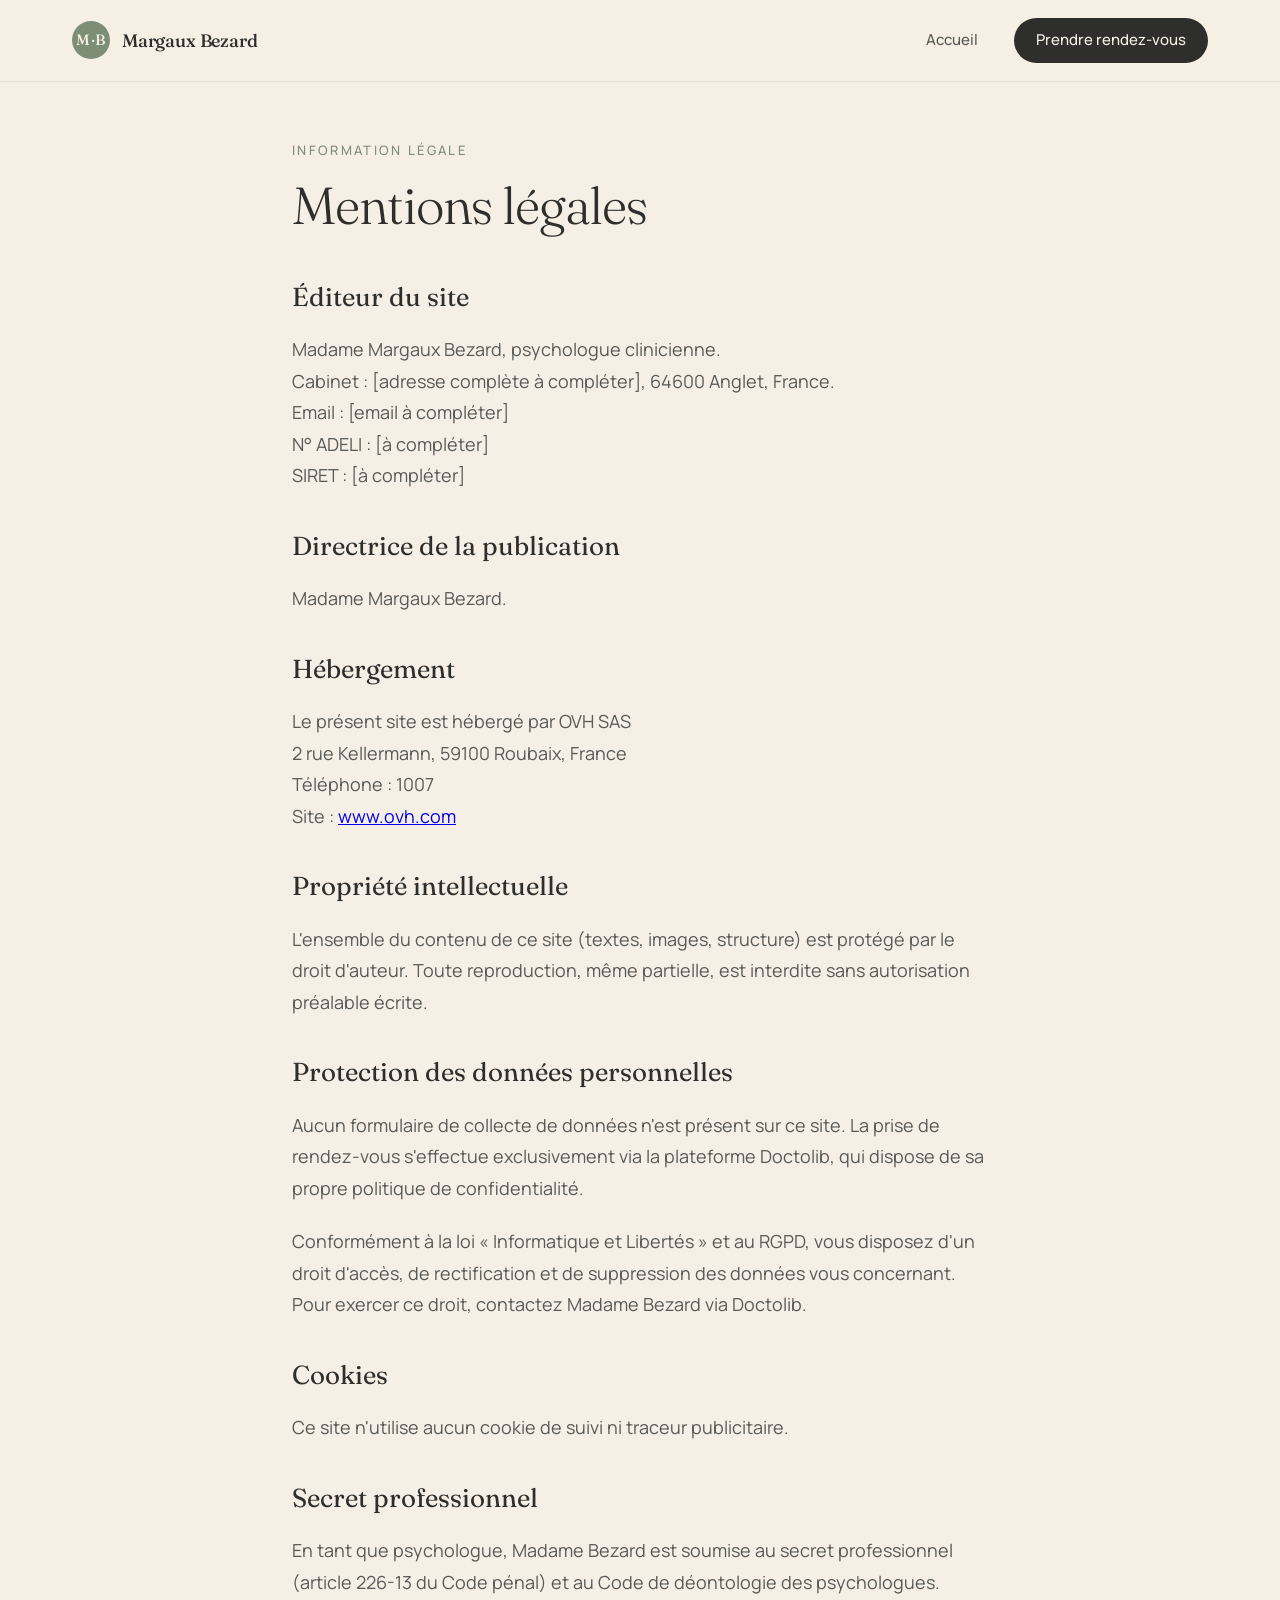
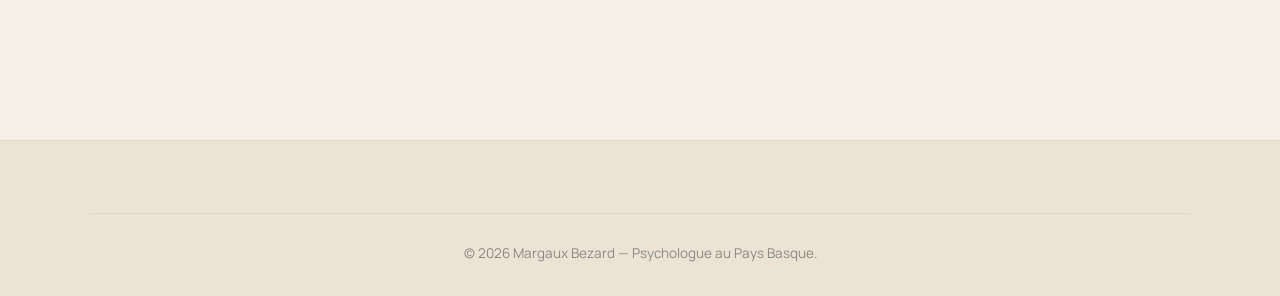
<file: mentions-legales (2).html>
<!DOCTYPE html>
<html lang="fr">
<head>
  <meta charset="UTF-8" />
  <meta name="viewport" content="width=device-width, initial-scale=1.0" />
  <title>Mentions légales — Margaux Bezard, Psychologue</title>
  <meta name="description" content="Mentions légales du site de Margaux Bezard, psychologue à Anglet (Pays Basque)." />
  <meta name="robots" content="noindex, follow" />
  <link rel="icon" type="image/svg+xml" href="data:image/svg+xml,%3Csvg xmlns='http://www.w3.org/2000/svg' viewBox='0 0 100 100'%3E%3Ccircle cx='50' cy='50' r='40' fill='%23A8B5A0'/%3E%3Ctext x='50' y='62' text-anchor='middle' font-family='Georgia' font-size='44' fill='%23FAF6F0'%3EM%3C/text%3E%3C/svg%3E" />
  <link rel="preconnect" href="https://fonts.googleapis.com" />
  <link rel="preconnect" href="https://fonts.gstatic.com" crossorigin />
  <link href="https://fonts.googleapis.com/css2?family=Fraunces:opsz,wght@9..144,300;9..144,400;9..144,500&family=Manrope:wght@400;500;600&display=swap" rel="stylesheet" />
  <link rel="stylesheet" href="styles.css" />
</head>
<body>
  <header class="nav">
    <div class="nav-inner">
      <a href="index.html" class="nav-brand">
        <span class="nav-mark">M·B</span>
        <span class="nav-name">Margaux Bezard</span>
      </a>
      <nav class="nav-links">
        <a href="index.html">Accueil</a>
        <a href="https://www.doctolib.fr/psychologue/anglet/margaux-bezard" class="nav-cta" target="_blank" rel="noopener">Prendre rendez-vous</a>
      </nav>
    </div>
  </header>

  <section class="section" style="padding-top: 140px;">
    <div class="container" style="max-width: 760px;">
      <p class="section-eyebrow">Information légale</p>
      <h1 class="section-title">Mentions légales</h1>

      <div class="prose" style="margin-top: 40px;">

        <h2 style="font-family: var(--font-display); font-weight: 400; font-size: 26px; margin: 32px 0 14px; color: var(--ink);">Éditeur du site</h2>
        <p>
          Madame Margaux Bezard, psychologue clinicienne.<br />
          Cabinet : [adresse complète à compléter], 64600 Anglet, France.<br />
          Email : [email à compléter]<br />
          N° ADELI : [à compléter]<br />
          SIRET : [à compléter]
        </p>

        <h2 style="font-family: var(--font-display); font-weight: 400; font-size: 26px; margin: 32px 0 14px; color: var(--ink);">Directrice de la publication</h2>
        <p>Madame Margaux Bezard.</p>

        <h2 style="font-family: var(--font-display); font-weight: 400; font-size: 26px; margin: 32px 0 14px; color: var(--ink);">Hébergement</h2>
        <p>
          Le présent site est hébergé par OVH SAS<br />
          2 rue Kellermann, 59100 Roubaix, France<br />
          Téléphone : 1007<br />
          Site : <a href="https://www.ovh.com" target="_blank" rel="noopener">www.ovh.com</a>
        </p>

        <h2 style="font-family: var(--font-display); font-weight: 400; font-size: 26px; margin: 32px 0 14px; color: var(--ink);">Propriété intellectuelle</h2>
        <p>
          L'ensemble du contenu de ce site (textes, images, structure) est protégé par le droit d'auteur. Toute reproduction, même partielle, est interdite sans autorisation préalable écrite.
        </p>

        <h2 style="font-family: var(--font-display); font-weight: 400; font-size: 26px; margin: 32px 0 14px; color: var(--ink);">Protection des données personnelles</h2>
        <p>
          Aucun formulaire de collecte de données n'est présent sur ce site. La prise de rendez-vous s'effectue exclusivement via la plateforme Doctolib, qui dispose de sa propre politique de confidentialité.
        </p>
        <p>
          Conformément à la loi « Informatique et Libertés » et au RGPD, vous disposez d'un droit d'accès, de rectification et de suppression des données vous concernant. Pour exercer ce droit, contactez Madame Bezard via Doctolib.
        </p>

        <h2 style="font-family: var(--font-display); font-weight: 400; font-size: 26px; margin: 32px 0 14px; color: var(--ink);">Cookies</h2>
        <p>
          Ce site n'utilise aucun cookie de suivi ni traceur publicitaire.
        </p>

        <h2 style="font-family: var(--font-display); font-weight: 400; font-size: 26px; margin: 32px 0 14px; color: var(--ink);">Secret professionnel</h2>
        <p>
          En tant que psychologue, Madame Bezard est soumise au secret professionnel (article 226-13 du Code pénal) et au Code de déontologie des psychologues.
        </p>

      </div>
    </div>
  </section>

  <footer class="footer">
    <div class="footer-bottom container">
      <p>© <span id="year">2026</span> Margaux Bezard — Psychologue au Pays Basque.</p>
    </div>
  </footer>
  <script>document.getElementById('year').textContent = new Date().getFullYear();</script>
</body>
</html>
</file>
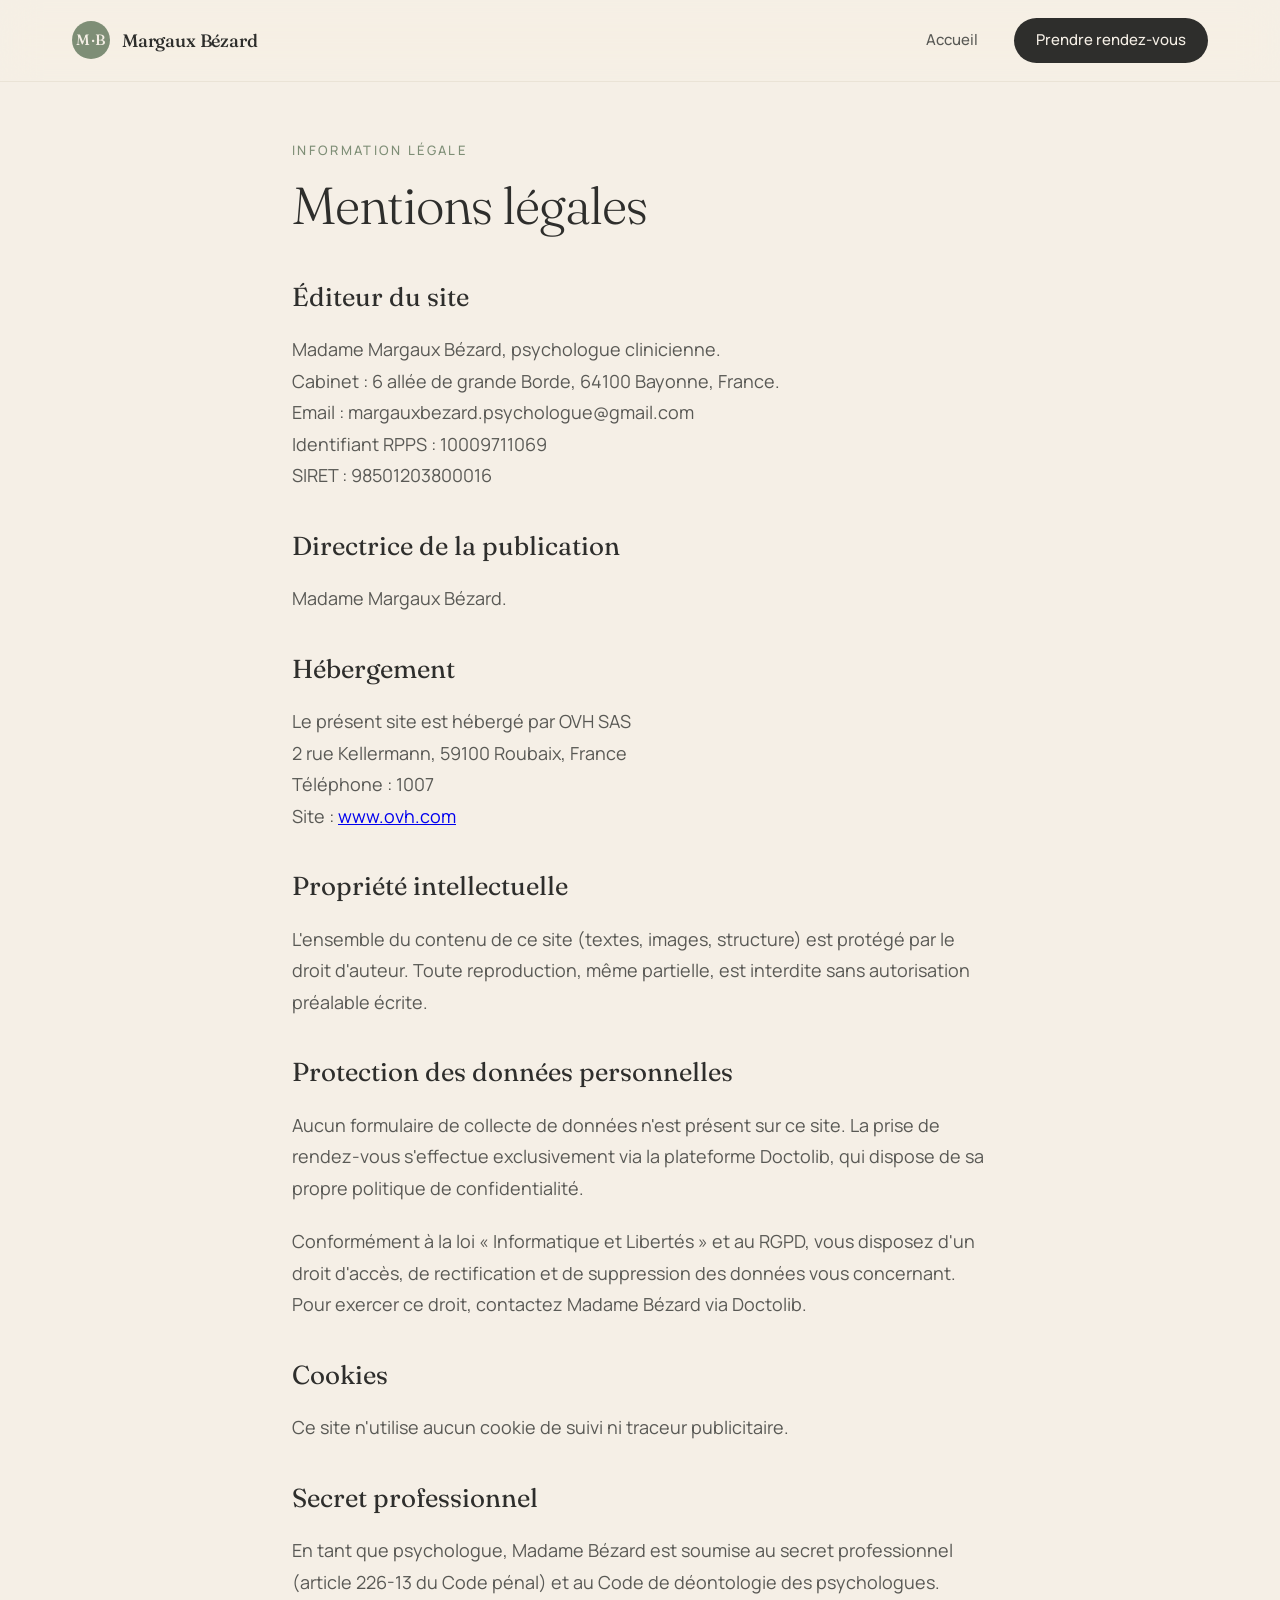
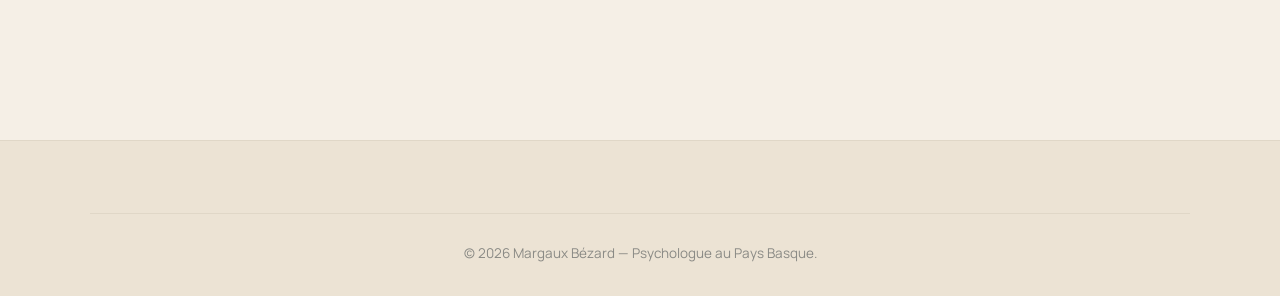
<file: mentions-legales.html>
<!DOCTYPE html>
<html lang="fr">
<head>
  <meta charset="UTF-8" />
  <meta name="viewport" content="width=device-width, initial-scale=1.0" />
  <title>Mentions légales — Margaux Bézard, Psychologue</title>
  <meta name="description" content="Mentions légales du site de Margaux Bézard, psychologue à Anglet (Pays Basque)." />
  <meta name="robots" content="noindex, follow" />
  <link rel="icon" type="image/svg+xml" href="data:image/svg+xml,%3Csvg xmlns='http://www.w3.org/2000/svg' viewBox='0 0 100 100'%3E%3Ccircle cx='50' cy='50' r='40' fill='%23A8B5A0'/%3E%3Ctext x='50' y='62' text-anchor='middle' font-family='Georgia' font-size='44' fill='%23FAF6F0'%3EM%3C/text%3E%3C/svg%3E" />
  <link rel="preconnect" href="https://fonts.googleapis.com" />
  <link rel="preconnect" href="https://fonts.gstatic.com" crossorigin />
  <link href="https://fonts.googleapis.com/css2?family=Fraunces:opsz,wght@9..144,300;9..144,400;9..144,500&family=Manrope:wght@400;500;600&display=swap" rel="stylesheet" />
  <link rel="stylesheet" href="styles.css" />
</head>
<body>
  <header class="nav">
    <div class="nav-inner">
      <a href="index.html" class="nav-brand">
        <span class="nav-mark">M·B</span>
        <span class="nav-name">Margaux Bézard</span>
      </a>
      <nav class="nav-links">
        <a href="index.html">Accueil</a>
        <a href="https://www.doctolib.fr/psychologue/anglet/margaux-bezard" class="nav-cta" target="_blank" rel="noopener">Prendre rendez-vous</a>
      </nav>
    </div>
  </header>

  <section class="section" style="padding-top: 140px;">
    <div class="container" style="max-width: 760px;">
      <p class="section-eyebrow">Information légale</p>
      <h1 class="section-title">Mentions légales</h1>

      <div class="prose" style="margin-top: 40px;">

        <h2 style="font-family: var(--font-display); font-weight: 400; font-size: 26px; margin: 32px 0 14px; color: var(--ink);">Éditeur du site</h2>
        <p>
          Madame Margaux Bézard, psychologue clinicienne.<br />
          Cabinet : 6 allée de grande Borde, 64100 Bayonne, France.<br />
          Email : margauxbezard.psychologue@gmail.com<br />
          Identifiant RPPS : 10009711069<br />
          SIRET : 98501203800016
        </p>

        <h2 style="font-family: var(--font-display); font-weight: 400; font-size: 26px; margin: 32px 0 14px; color: var(--ink);">Directrice de la publication</h2>
        <p>Madame Margaux Bézard.</p>

        <h2 style="font-family: var(--font-display); font-weight: 400; font-size: 26px; margin: 32px 0 14px; color: var(--ink);">Hébergement</h2>
        <p>
          Le présent site est hébergé par OVH SAS<br />
          2 rue Kellermann, 59100 Roubaix, France<br />
          Téléphone : 1007<br />
          Site : <a href="https://www.ovh.com" target="_blank" rel="noopener">www.ovh.com</a>
        </p>

        <h2 style="font-family: var(--font-display); font-weight: 400; font-size: 26px; margin: 32px 0 14px; color: var(--ink);">Propriété intellectuelle</h2>
        <p>
          L'ensemble du contenu de ce site (textes, images, structure) est protégé par le droit d'auteur. Toute reproduction, même partielle, est interdite sans autorisation préalable écrite.
        </p>

        <h2 style="font-family: var(--font-display); font-weight: 400; font-size: 26px; margin: 32px 0 14px; color: var(--ink);">Protection des données personnelles</h2>
        <p>
          Aucun formulaire de collecte de données n'est présent sur ce site. La prise de rendez-vous s'effectue exclusivement via la plateforme Doctolib, qui dispose de sa propre politique de confidentialité.
        </p>
        <p>
          Conformément à la loi « Informatique et Libertés » et au RGPD, vous disposez d'un droit d'accès, de rectification et de suppression des données vous concernant. Pour exercer ce droit, contactez Madame Bézard via Doctolib.
        </p>

        <h2 style="font-family: var(--font-display); font-weight: 400; font-size: 26px; margin: 32px 0 14px; color: var(--ink);">Cookies</h2>
        <p>
          Ce site n'utilise aucun cookie de suivi ni traceur publicitaire.
        </p>

        <h2 style="font-family: var(--font-display); font-weight: 400; font-size: 26px; margin: 32px 0 14px; color: var(--ink);">Secret professionnel</h2>
        <p>
          En tant que psychologue, Madame Bézard est soumise au secret professionnel (article 226-13 du Code pénal) et au Code de déontologie des psychologues.
        </p>

      </div>
    </div>
  </section>

  <footer class="footer">
    <div class="footer-bottom container">
      <p>© <span id="year">2026</span> Margaux Bézard — Psychologue au Pays Basque.</p>
    </div>
  </footer>
  <script>document.getElementById('year').textContent = new Date().getFullYear();</script>
</body>
</html>
</file>
<file: styles.css>
/* =====================================================
   MARGAUX BEZARD — PSYCHOLOGUE
   Design : douceur sage + crème + rose poudré
   ===================================================== */

:root {
  /* Palette */
  --cream: #F5EFE6;
  --cream-deep: #ECE3D4;
  --sage: #A8B5A0;
  --sage-deep: #7E8E76;
  --sage-light: #C4D2B5;
  --rose: #E8C9BD;
  --rose-deep: #D4A89A;
  --sand: #D9C9B0;
  --ink: #2E2E2C;
  --ink-soft: #595955;
  --ink-mute: #8A8A85;
  --line: #E0D7C7;
  --white: #FBF8F2;

  /* Typo */
  --font-display: 'Fraunces', 'Cormorant Garamond', Georgia, serif;
  --font-body: 'Manrope', -apple-system, BlinkMacSystemFont, sans-serif;
}

* { box-sizing: border-box; margin: 0; padding: 0; }

html { scroll-behavior: smooth; scroll-padding-top: 80px; }

body {
  font-family: var(--font-body);
  font-weight: 400;
  font-size: 17px;
  line-height: 1.65;
  color: var(--ink);
  background: var(--cream);
  -webkit-font-smoothing: antialiased;
  overflow-x: hidden;
  position: relative;
}

/* DÉCOR DE FOND ORGANIQUE */
.bg-shapes {
  position: fixed;
  inset: 0;
  z-index: -1;
  overflow: hidden;
  pointer-events: none;
}
.bg-shapes .shape {
  position: absolute;
  width: 800px; height: 800px;
  filter: blur(40px);
}
.shape-1 { top: -200px; left: -300px; animation: float1 22s ease-in-out infinite; }
.shape-2 { top: 40%; right: -350px; animation: float2 28s ease-in-out infinite; }
.shape-3 { bottom: -200px; left: 20%; animation: float3 26s ease-in-out infinite; }

@keyframes float1 {
  0%,100% { transform: translate(0,0) scale(1); }
  50% { transform: translate(60px,40px) scale(1.05); }
}
@keyframes float2 {
  0%,100% { transform: translate(0,0) scale(1); }
  50% { transform: translate(-50px,-30px) scale(1.08); }
}
@keyframes float3 {
  0%,100% { transform: translate(0,0) scale(1); }
  50% { transform: translate(40px,-50px) scale(0.95); }
}

/* CONTAINER */
.container { max-width: 1100px; margin: 0 auto; padding: 0 32px; }

/* NAVIGATION */
.nav {
  position: fixed;
  top: 0; left: 0; right: 0;
  z-index: 100;
  padding: 18px 0;
  backdrop-filter: blur(18px) saturate(140%);
  -webkit-backdrop-filter: blur(18px) saturate(140%);
  background: rgba(245, 239, 230, 0.7);
  border-bottom: 1px solid rgba(224, 215, 199, 0.5);
}
.nav-inner {
  max-width: 1200px; margin: 0 auto; padding: 0 32px;
  display: flex; align-items: center; justify-content: space-between;
}
.nav-brand {
  display: flex; align-items: center; gap: 12px;
  text-decoration: none; color: var(--ink);
}
.nav-mark {
  display: inline-flex; align-items: center; justify-content: center;
  width: 38px; height: 38px;
  background: var(--sage-deep);
  color: var(--cream);
  border-radius: 50%;
  font-family: var(--font-display);
  font-weight: 500;
  font-size: 15px;
  letter-spacing: 0.5px;
}
.nav-name {
  font-family: var(--font-display);
  font-size: 18px; font-weight: 500;
  letter-spacing: -0.01em;
}
.nav-links {
  display: flex; align-items: center; gap: 36px;
}
.nav-links a {
  text-decoration: none;
  color: var(--ink-soft);
  font-size: 15px;
  font-weight: 500;
  transition: color 0.2s;
}
.nav-links a:hover { color: var(--sage-deep); }
.nav-cta {
  padding: 10px 22px;
  background: var(--ink) !important;
  color: var(--cream) !important;
  border-radius: 100px;
  transition: background 0.2s, transform 0.2s !important;
}
.nav-cta:hover { background: var(--sage-deep) !important; transform: translateY(-1px); }

@media (max-width: 768px) {
  .nav-links a:not(.nav-cta) { display: none; }
}

/* HERO */
.hero {
  min-height: 100vh;
  display: flex;
  align-items: center;
  padding: 140px 0 80px;
  position: relative;
}
.hero-inner {
  max-width: 900px;
  margin: 0 auto;
  padding: 0 32px;
  text-align: left;
}
.hero-eyebrow {
  display: inline-block;
  font-family: var(--font-body);
  font-size: 13px;
  font-weight: 500;
  letter-spacing: 0.18em;
  text-transform: uppercase;
  color: var(--sage-deep);
  padding: 6px 14px;
  border: 1px solid var(--sage);
  border-radius: 100px;
  background: rgba(255,255,255,0.4);
  margin-bottom: 32px;
  animation: fadeUp 0.8s ease 0.1s both;
}
.hero-title {
  font-family: var(--font-display);
  font-weight: 300;
  font-size: clamp(40px, 6.5vw, 76px);
  line-height: 1.05;
  letter-spacing: -0.025em;
  color: var(--ink);
  margin-bottom: 32px;
  animation: fadeUp 0.9s ease 0.2s both;
}
.hero-title em {
  font-style: italic;
  font-weight: 400;
  color: var(--sage-deep);
}
.hero-sub {
  font-size: 19px;
  line-height: 1.6;
  color: var(--ink-soft);
  max-width: 640px;
  margin-bottom: 44px;
  animation: fadeUp 1s ease 0.35s both;
}
.hero-cta {
  display: flex; gap: 16px; flex-wrap: wrap;
  animation: fadeUp 1s ease 0.5s both;
}
.hero-meta {
  margin-top: 56px;
  display: flex; gap: 12px;
  font-size: 14px;
  color: var(--ink-mute);
  font-weight: 500;
  letter-spacing: 0.02em;
  animation: fadeUp 1s ease 0.65s both;
}

@keyframes fadeUp {
  from { opacity: 0; transform: translateY(20px); }
  to { opacity: 1; transform: translateY(0); }
}

/* BUTTONS */
.btn-primary {
  display: inline-flex; align-items: center; gap: 10px;
  padding: 16px 28px;
  background: var(--ink);
  color: var(--cream);
  text-decoration: none;
  font-weight: 500;
  font-size: 15px;
  border-radius: 100px;
  transition: background 0.25s, transform 0.25s, box-shadow 0.25s;
  box-shadow: 0 4px 20px rgba(46,46,44,0.12);
}
.btn-primary:hover {
  background: var(--sage-deep);
  transform: translateY(-2px);
  box-shadow: 0 8px 28px rgba(46,46,44,0.18);
}
.btn-primary.btn-large {
  padding: 20px 36px;
  font-size: 16px;
}
.btn-ghost {
  display: inline-flex; align-items: center;
  padding: 16px 24px;
  color: var(--ink);
  text-decoration: none;
  font-weight: 500;
  font-size: 15px;
  border-radius: 100px;
  border: 1px solid var(--line);
  background: rgba(255,255,255,0.4);
  transition: all 0.25s;
}
.btn-ghost:hover {
  background: var(--white);
  border-color: var(--sage);
  transform: translateY(-2px);
}

/* SECTIONS */
.section {
  padding: 120px 0;
  position: relative;
}
.section-head { margin-bottom: 64px; max-width: 760px; }
.section-head-center { text-align: center; margin-left: auto; margin-right: auto; }
.section-eyebrow {
  font-size: 13px;
  font-weight: 500;
  letter-spacing: 0.18em;
  text-transform: uppercase;
  color: var(--sage-deep);
  margin-bottom: 16px;
}
.section-title {
  font-family: var(--font-display);
  font-weight: 300;
  font-size: clamp(32px, 4.5vw, 52px);
  line-height: 1.1;
  letter-spacing: -0.02em;
  color: var(--ink);
  margin-bottom: 20px;
}
.section-lead {
  font-size: 19px;
  line-height: 1.6;
  color: var(--ink-soft);
}
.section-lead em { font-style: italic; color: var(--sage-deep); }

/* PARCOURS */
.section-parcours { padding-top: 80px; }
.prose {
  max-width: 760px;
  font-size: 18px;
  line-height: 1.75;
  color: var(--ink-soft);
}
.prose p { margin-bottom: 22px; }
.prose strong { color: var(--ink); font-weight: 600; }
.prose-list {
  list-style: none;
  margin: 24px 0;
}
.prose-list li {
  position: relative;
  padding-left: 32px;
  margin-bottom: 18px;
}
.prose-list li::before {
  content: '';
  position: absolute;
  left: 0; top: 14px;
  width: 18px; height: 1.5px;
  background: var(--sage-deep);
}

/* CARDS — Spécialités */
.cards {
  display: grid;
  grid-template-columns: repeat(auto-fit, minmax(320px, 1fr));
  gap: 28px;
}
.card {
  background: var(--white);
  border: 1px solid var(--line);
  border-radius: 24px;
  padding: 44px 36px 40px;
  transition: transform 0.4s, box-shadow 0.4s, border-color 0.4s;
  position: relative;
  overflow: hidden;
}
.card::before {
  content: '';
  position: absolute;
  top: -60px; right: -60px;
  width: 180px; height: 180px;
  background: var(--rose);
  border-radius: 50%;
  opacity: 0.15;
  transition: transform 0.6s;
}
.card:hover {
  transform: translateY(-4px);
  box-shadow: 0 24px 48px -20px rgba(46,46,44,0.15);
  border-color: var(--sage);
}
.card:hover::before { transform: scale(1.4); }
.card:nth-child(2)::before { background: var(--sage-light); }

.card-num {
  font-family: var(--font-display);
  font-weight: 400;
  font-style: italic;
  font-size: 22px;
  color: var(--sage-deep);
  margin-bottom: 24px;
  position: relative;
  z-index: 1;
}
.card-title {
  font-family: var(--font-display);
  font-weight: 400;
  font-size: 28px;
  line-height: 1.2;
  letter-spacing: -0.01em;
  color: var(--ink);
  margin-bottom: 18px;
  position: relative;
  z-index: 1;
}
.card-text {
  color: var(--ink-soft);
  line-height: 1.7;
  position: relative;
  z-index: 1;
}

/* MÉTHODE */
.section-methode {
  background: linear-gradient(180deg, transparent 0%, var(--cream-deep) 50%, transparent 100%);
}
.methode-grid {
  display: grid;
  grid-template-columns: 1fr 1fr;
  gap: 80px;
  align-items: start;
}
.methode-text p {
  color: var(--ink-soft);
  font-size: 17px;
  line-height: 1.75;
  margin-bottom: 20px;
}
.methode-text strong { color: var(--ink); font-weight: 600; }
.methode-text em { font-style: italic; color: var(--sage-deep); }

.methode-tools {
  background: var(--white);
  padding: 40px;
  border-radius: 24px;
  border: 1px solid var(--line);
  position: relative;
}
.tools-label {
  font-family: var(--font-display);
  font-style: italic;
  font-weight: 400;
  font-size: 19px;
  color: var(--ink);
  margin-bottom: 28px;
  line-height: 1.4;
}
.tools-list {
  list-style: none;
}
.tools-list li {
  display: flex;
  align-items: flex-start;
  gap: 16px;
  padding: 18px 0;
  border-bottom: 1px solid var(--line);
  color: var(--ink-soft);
  font-size: 15.5px;
  line-height: 1.55;
}
.tools-list li:last-child { border-bottom: none; padding-bottom: 0; }
.tools-list li:first-child { padding-top: 0; }
.tool-icon {
  flex-shrink: 0;
  width: 40px; height: 40px;
  display: inline-flex; align-items: center; justify-content: center;
  background: var(--sage-light);
  color: var(--sage-deep);
  border-radius: 50%;
}

@media (max-width: 880px) {
  .methode-grid { grid-template-columns: 1fr; gap: 48px; }
}

/* TARIFS */
.tarifs-grid {
  display: grid;
  grid-template-columns: repeat(3, 1fr);
  gap: 24px;
  max-width: 1100px;
  margin: 0 auto;
}
.tarif-card {
  background: var(--white);
  border: 1px solid var(--line);
  border-radius: 28px;
  padding: 48px 36px;
  text-align: center;
  transition: transform 0.4s, border-color 0.4s, box-shadow 0.4s;
}
.tarif-card:hover {
  transform: translateY(-4px);
  border-color: var(--sage);
  box-shadow: 0 24px 48px -20px rgba(46,46,44,0.15);
}
.tarif-icon {
  display: inline-flex;
  width: 64px; height: 64px;
  align-items: center; justify-content: center;
  background: var(--rose);
  color: var(--ink);
  border-radius: 50%;
  margin-bottom: 22px;
}
.tarif-card:nth-child(2) .tarif-icon { background: var(--sage-light); color: var(--sage-deep); }
.tarif-card:nth-child(3) .tarif-icon { background: var(--rose); color: var(--ink); }

.tarif-title {
  font-family: var(--font-display);
  font-weight: 400;
  font-size: 26px;
  letter-spacing: -0.01em;
  margin-bottom: 8px;
}
.tarif-place {
  color: var(--ink-mute);
  font-size: 14px;
  letter-spacing: 0.02em;
  margin-bottom: 28px;
}
.tarif-price {
  font-family: var(--font-display);
  font-weight: 300;
  font-size: 64px;
  line-height: 1;
  color: var(--ink);
  letter-spacing: -0.04em;
  display: inline-flex;
  align-items: flex-start;
  gap: 4px;
}
.tarif-currency {
  font-size: 28px;
  font-weight: 400;
  color: var(--sage-deep);
  margin-top: 10px;
}
.tarif-note {
  font-size: 14px;
  color: var(--ink-mute);
  margin-top: 6px;
}
.tarifs-info {
  max-width: 720px;
  margin: 40px auto 0;
  text-align: center;
  color: var(--ink-mute);
  font-size: 14.5px;
  line-height: 1.6;
}

@media (max-width: 900px) {
  .tarifs-grid { grid-template-columns: 1fr; }
}

/* CTA FINAL */
.section-cta { padding: 80px 0 120px; }
.cta-box {
  background: var(--ink);
  color: var(--cream);
  border-radius: 32px;
  padding: 80px 40px;
  text-align: center;
  position: relative;
  overflow: hidden;
}
.cta-box::before {
  content: '';
  position: absolute;
  top: -100px; right: -100px;
  width: 360px; height: 360px;
  background: var(--sage-deep);
  border-radius: 50%;
  opacity: 0.35;
}
.cta-box::after {
  content: '';
  position: absolute;
  bottom: -120px; left: -80px;
  width: 320px; height: 320px;
  background: var(--rose-deep);
  border-radius: 50%;
  opacity: 0.25;
}
.cta-title {
  font-family: var(--font-display);
  font-weight: 300;
  font-size: clamp(32px, 4vw, 46px);
  margin-bottom: 16px;
  letter-spacing: -0.02em;
  position: relative;
  z-index: 1;
}
.cta-text {
  color: rgba(245,239,230,0.75);
  font-size: 17px;
  margin-bottom: 36px;
  position: relative;
  z-index: 1;
}
.cta-box .btn-primary {
  background: var(--cream);
  color: var(--ink);
  position: relative;
  z-index: 1;
}
.cta-box .btn-primary:hover {
  background: var(--white);
  color: var(--sage-deep);
}

/* FOOTER */
.footer {
  background: var(--cream-deep);
  padding: 72px 0 32px;
  border-top: 1px solid var(--line);
}
.footer-inner {
  display: grid;
  grid-template-columns: 2fr 1fr 1fr;
  gap: 48px;
  margin-bottom: 56px;
}
.footer-brand {
  font-family: var(--font-display);
  font-weight: 400;
  font-size: 22px;
  color: var(--ink);
  margin-bottom: 8px;
}
.footer-meta {
  color: var(--ink-soft);
  font-size: 14.5px;
  margin-bottom: 4px;
}
.footer-label {
  font-size: 13px;
  font-weight: 600;
  letter-spacing: 0.1em;
  text-transform: uppercase;
  color: var(--ink-mute);
  margin-bottom: 14px;
}
.footer-col a {
  display: block;
  color: var(--ink-soft);
  text-decoration: none;
  font-size: 15px;
  padding: 4px 0;
  transition: color 0.2s;
}
.footer-col a:hover { color: var(--sage-deep); }
.footer-bottom {
  padding-top: 28px;
  border-top: 1px solid var(--line);
  font-size: 13.5px;
  color: var(--ink-mute);
  text-align: center;
}

@media (max-width: 720px) {
  .footer-inner { grid-template-columns: 1fr; gap: 36px; }
}

/* RESPONSIVE GLOBAL */
@media (max-width: 640px) {
  .container, .hero-inner, .nav-inner { padding: 0 22px; }
  .section { padding: 80px 0; }
  .hero { padding: 120px 0 60px; }
  .hero-meta { flex-wrap: wrap; }
  .nav { padding: 14px 0; }
}
</file>
